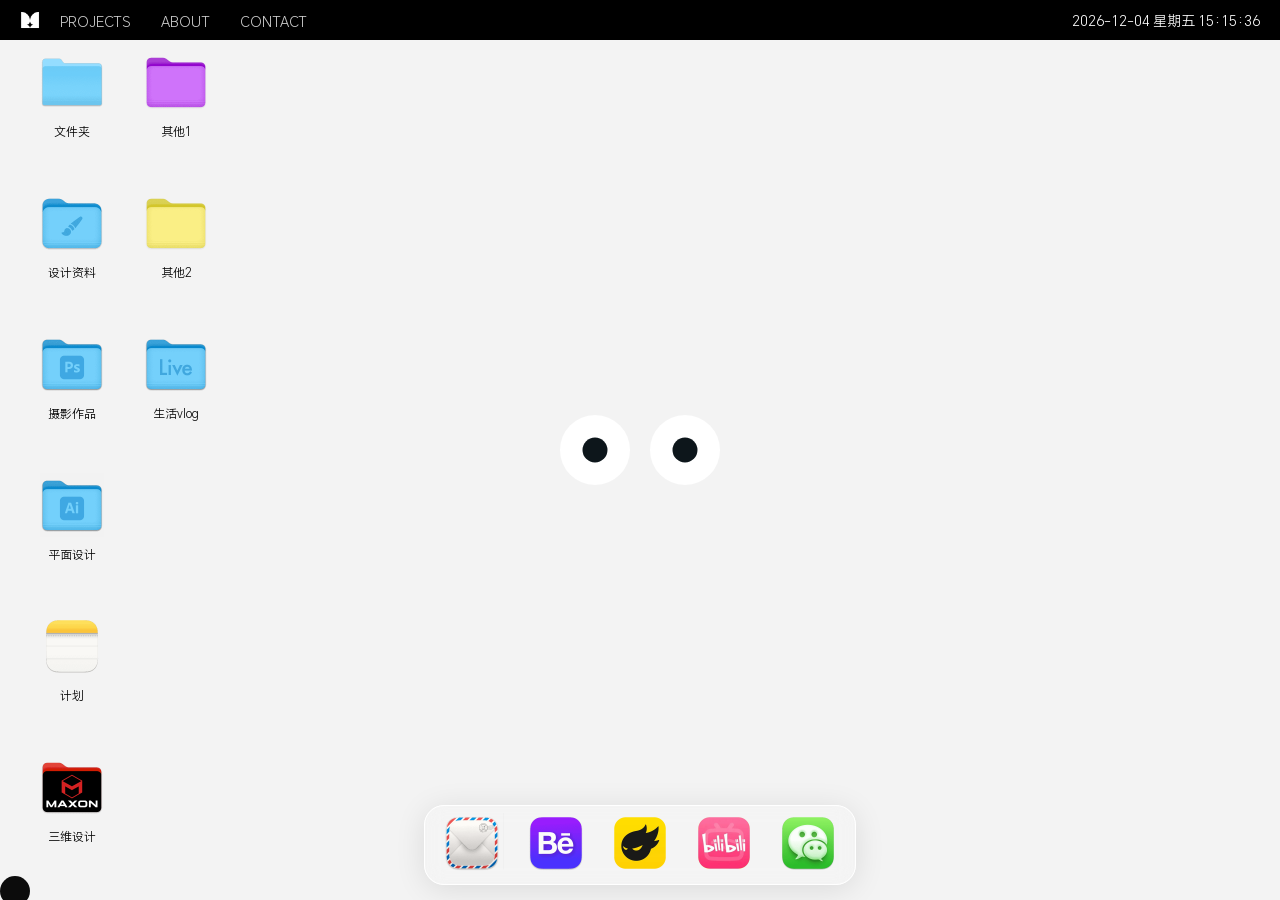
<file: index.html>
<!DOCTYPE html>
<html lang="zh-CN">
<head>
    <meta charset="UTF-8">
    <meta name="viewport" content="width=device-width, initial-scale=1.0">
    <title>仿Mac设计师作品集网站</title>
    <!-- 引入图标文件，将 favicon.ico 替换为你的图标文件名 -->
    <link rel="icon" href="logo-icon/logo-web.png" type="image/x-icon">
    <link rel="stylesheet" href="styles.css">
</head>

<body>
    <!-- 顶部菜单 -->
    <header class="menu">
        <!-- 添加图标 -->
        <img src="logo-icon/logo.png" alt="Menu Icon" class="menu-icon"> 
        <nav>
            <ul>
                <li>
                    <a href="#">PROJECTS</a>
                    <ul>
                        <li><a href="proj-work/Studies Collection-Vol.1.25.html" >Studies Collection-Vol.1.25</a></li>
                        <!-- 添加分割线 -->
                        <hr class="submenu-divider">
                        <li><a href="proj-work/photo-work.html">Photo-Work-2025</a></li>
                                              
                    </ul>
                </li>
                <li>
                    <a href="about/about.html" >ABOUT</a>
                </li>
                <li>
                    <a href="contact/contact.html" >CONTACT</a>
                    <!-- 移除子菜单 -->
                </li>
            </ul>
        </nav>
        <!-- 添加时间显示元素 -->
        <div id="current-time"></div>
    </header>
    <!-- 桌面区域 -->
    <div class="desktop">
        <!-- 这里可以添加桌面图标 -->
        <div class="desktop-icon" data-id="folder1" onclick="openInIframe('win.html?folder=文件夹')">
            <img src="desktop-icon/Folder__older_version_.png" alt="文件夹图标">
            <p>文件夹</p>
        </div>
        <div class="desktop-icon" data-id="folder1" onclick="openInIframe('win.html?folder=设计资料')">
            <img src="desktop-icon/folder-Design.png" alt="设计资料图标">
            <p>设计资料</p>
        </div>
        <div class="desktop-icon" data-id="folder1" onclick="openInIframe('win.html?folder=摄影作品')">
            <img src="desktop-icon/Folder Adobe Photoshop.png" alt="摄影作品图标">
            <p>摄影作品</p>
        </div>
        <div class="desktop-icon" data-id="folder1" onclick="openInIframe('win.html?folder=平面设计')">
            <img src="desktop-icon/Folder Adobe Illustrator.png" alt="平面设计图标">
            <p>平面设计</p>
        </div>
        <div class="desktop-icon" data-id="document4" onclick="openInIframe('win.html?folder=计划')">
            <img src="desktop-icon/Note.png" alt="计划图标">
            <p>计划</p>
        </div>
        <div class="desktop-icon" data-id="document5" onclick="openInIframe('win.html?folder=三维设计')">
            <img src="desktop-icon/Folder Cinema 4D.png" alt="三维设计图标">
            <p>三维设计</p>
        </div>
        <div class="desktop-icon" data-id="document6" onclick="openInIframe('win.html?folder=其他1')">
            <img src="desktop-icon/文件夹紫色.png" alt="其他图标">
            <p>其他1</p>
        </div>
        <div class="desktop-icon" data-id="document7" onclick="openInIframe('win.html?folder=其他2')">
            <img src="desktop-icon/文件夹黄色.png" alt="其他1图标">
            <p>其他2</p>
        </div>
        <div class="desktop-icon" data-id="document8" onclick="openInIframe('win.html?folder=生活vlog')">
            <img src="desktop-icon/Folder Ableton.png" alt="生活vlog图标">
            <p>生活vlog</p>
        </div>
        <!-- 其他图标... -->
    </div>
    <!-- 用于加载 win.html 的 iframe -->
    <iframe id="fileManagerIframe" style="width: 80%; height: 80%; display: none; border: none; position: absolute; top: 50%; left: 50%; transform: translate(-50%, -50%); z-index: 1000; background-color: transparent;"></iframe>
    <!-- Dock 栏 -->
    <div class="dock">
        <ul>
            <li>
                <a href="mailto:2265533569@qq.com" target="_blank">
                    <img src="dock-icon/em.png" alt="邮件" draggable="true">
                </a>
            </li>
            <li>
                <a href="https://www.behance.net/mixiaxiaoyu" target="_blank">
                    <img src="dock-icon/Behance.png" alt="Behance" draggable="true">
                </a>
            </li>
            <li>
                <a href="https://mxxyart.zcool.com.cn/" target="_blank">
                    <img src="dock-icon/站酷.png" alt="站酷" draggable="true">
                </a>
            </li>
            <li>
                <a href="https://space.bilibili.com/27815800" target="_blank">
                    <img src="dock-icon/b站.png" alt="B站" draggable="true">
                </a>
            </li>
            <li>
                <a href="weixin://contacts/profile/****" target="_blank">
                    <img src="desktop-icon/WeChat.png" alt="微信" draggable="true">
                </a>
            </li>
        </ul>
    </div>
    <!-- 画布容器 -->
    <div id="canvas-container" style="display: none;">
        <div id="canvas-header">
            <span id="close-canvas"></span>
            <h2>空白画布</h2>
        </div>
        <canvas id="blank-canvas"></canvas>
    </div>

    <!-- 眼睛内容 -->
    <div class="loader">
    <!-- 包含眼睛元素的容器 -->
        <div class="eye">
        <!-- 一个眼睛元素 -->
            <div class="pupil"></div>
        <!-- 眼睛中的瞳孔元素 -->
        </div>
        <div class="eye">
        <!-- 另一个眼睛元素 -->
            <div class="pupil"></div>
        <!-- 眼睛中的瞳孔元素 -->
        </div>
    </div>

    <script src="script.js"></script>
</body>
</html>
</file>
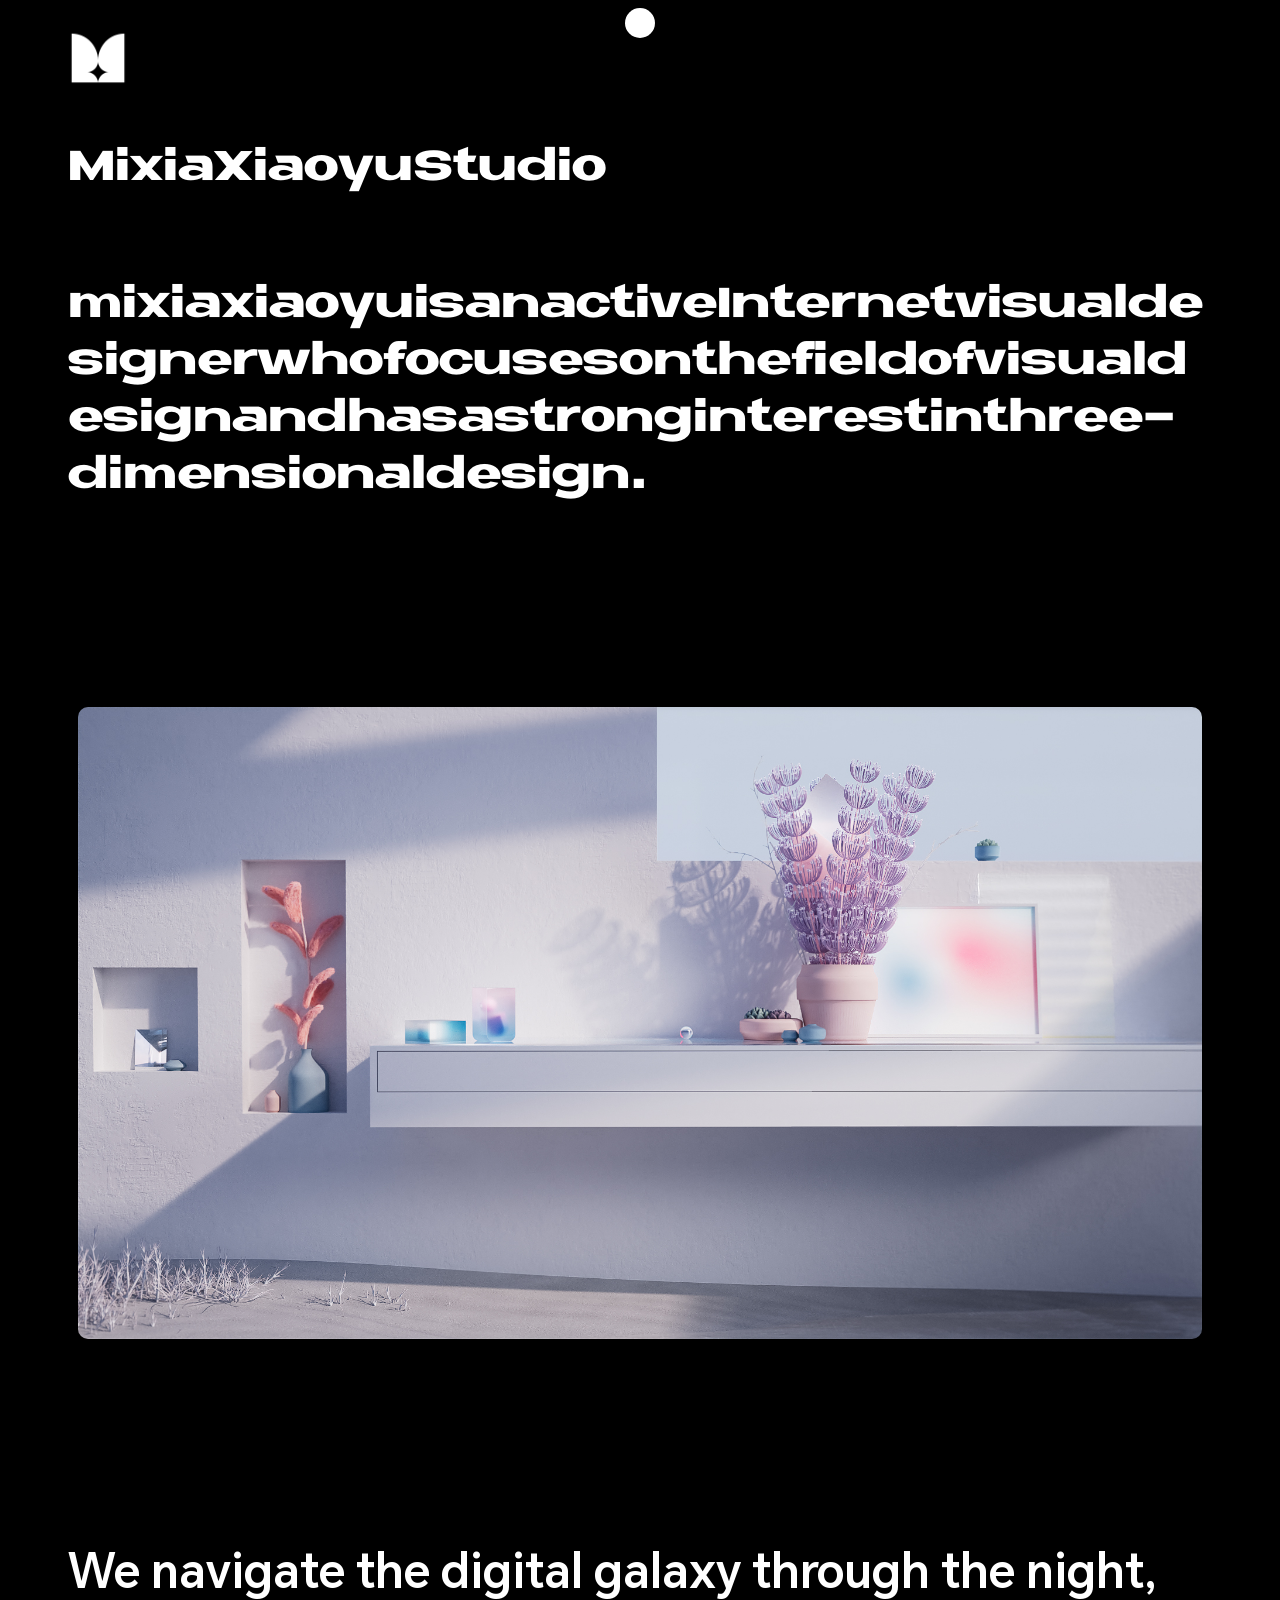
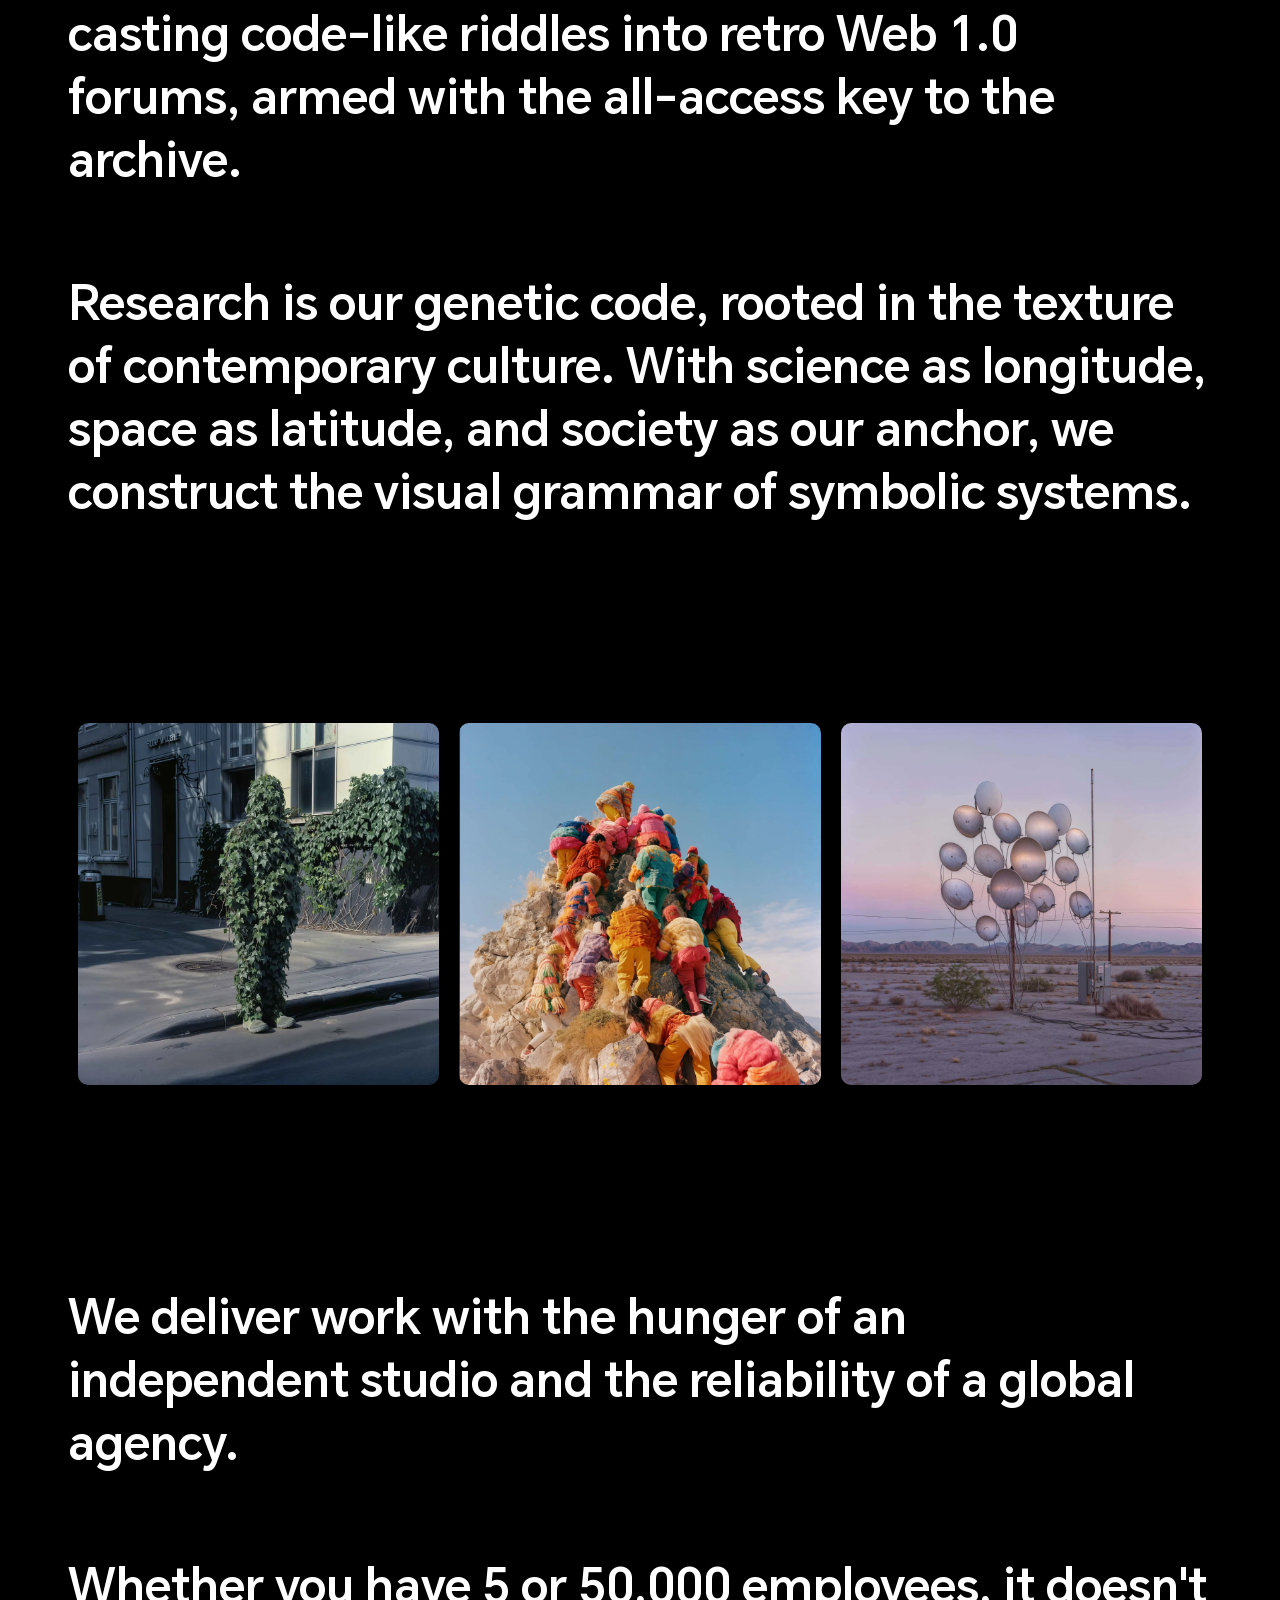
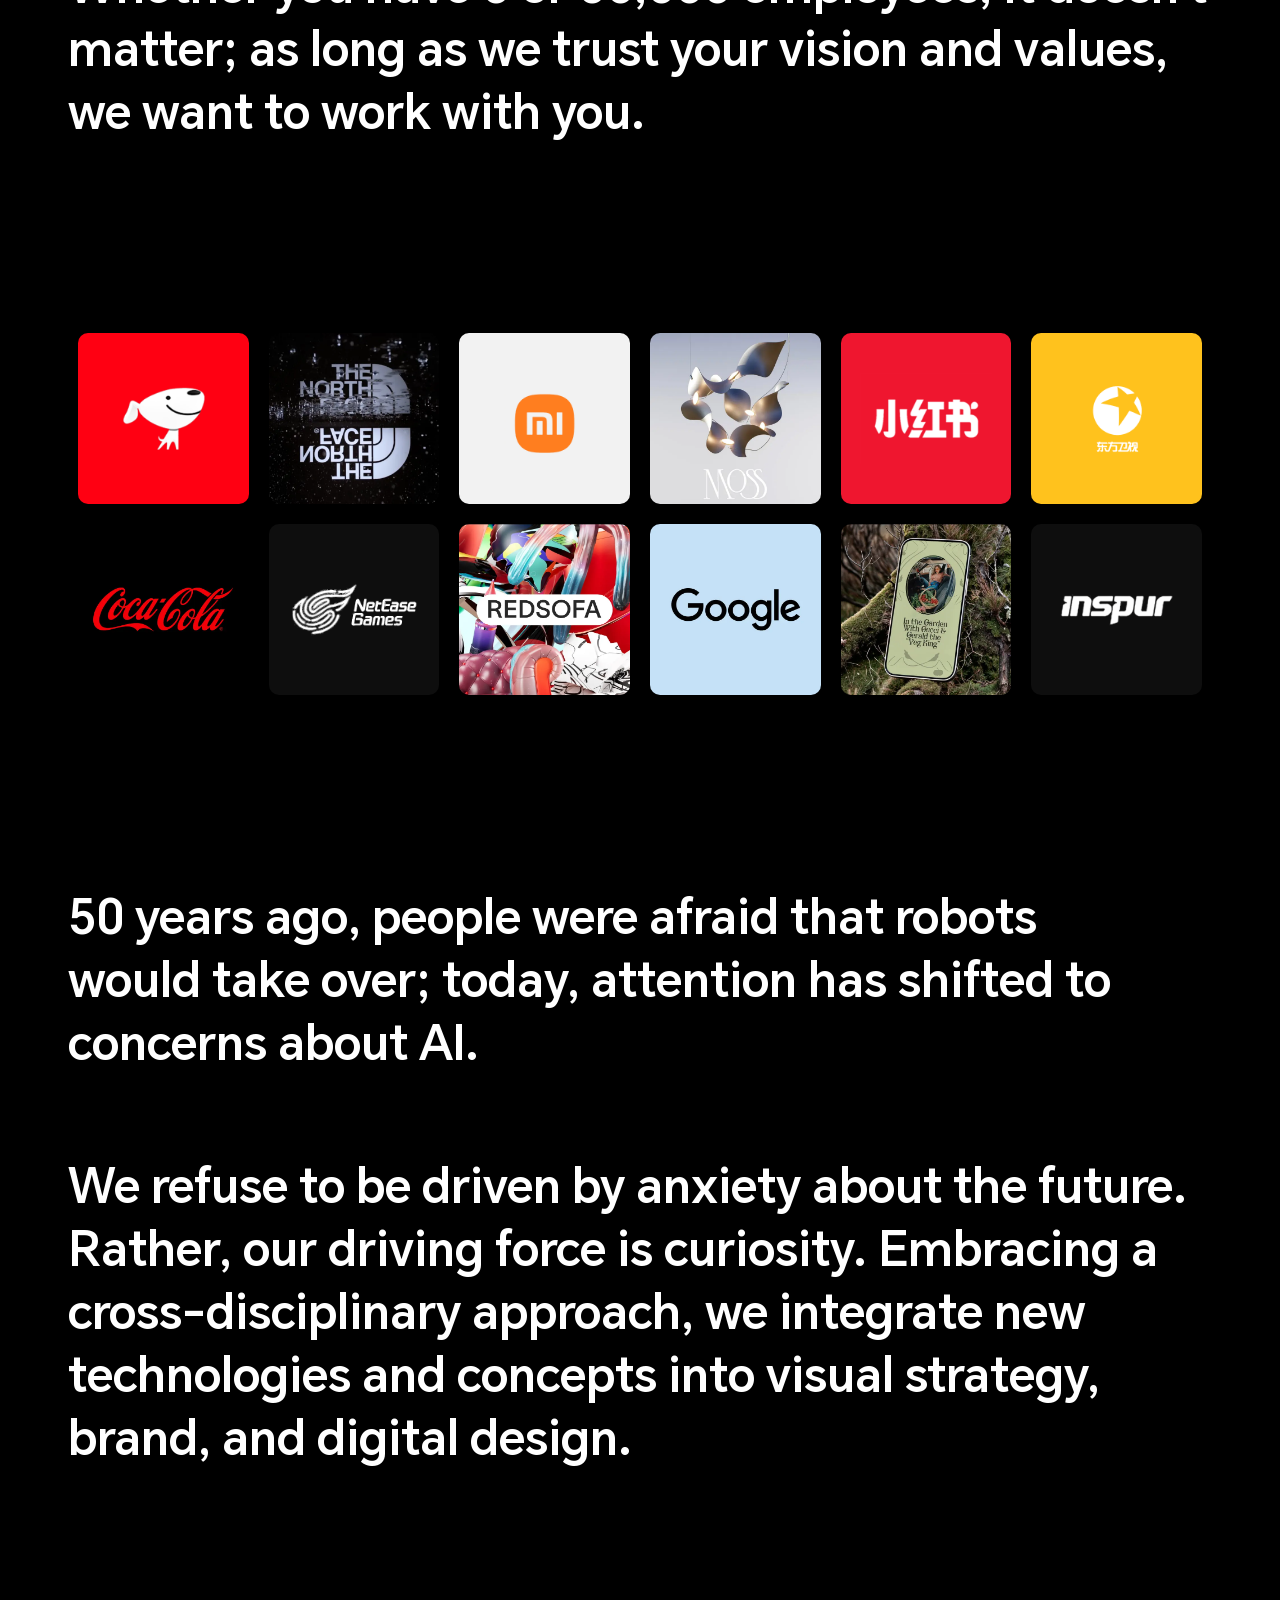
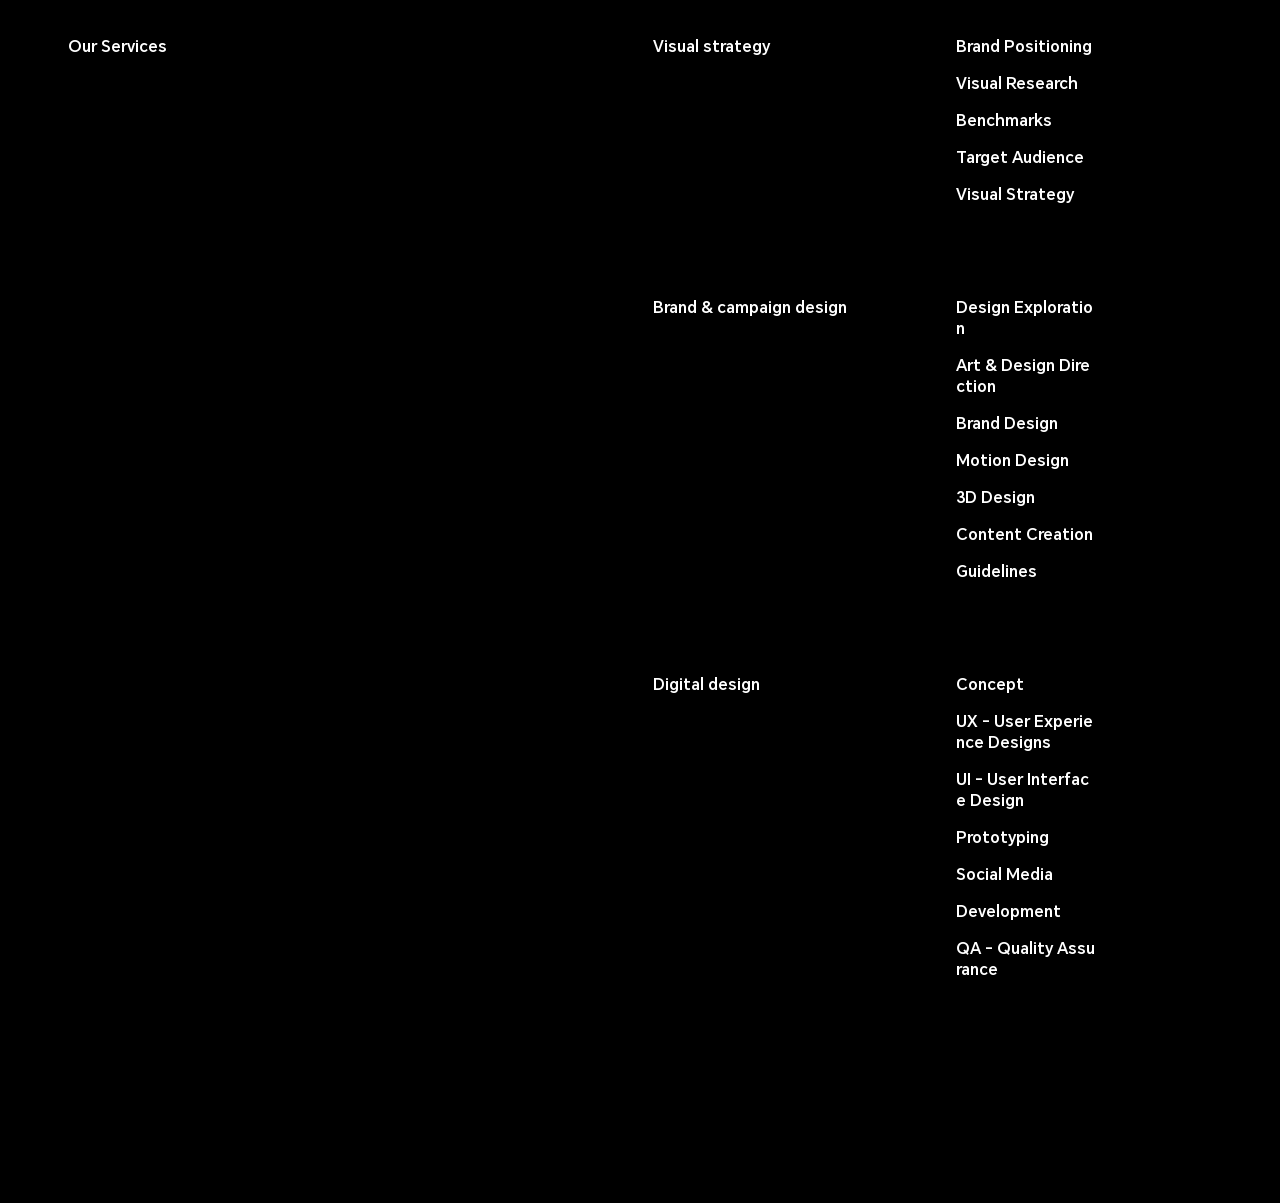
<file: about/about.html>
<!DOCTYPE html>
<html lang="zh">
<head>
    <meta charset="UTF-8">
    <meta name="viewport" content="width=device-width, initial-scale=1.0">
    <title style="text-align: left;">about Studio</title>
    <link rel="icon" href="../logo-icon/logo-web.png" type="image/x-icon">
    <!-- 引入 CSS 文件 -->
    <link rel="stylesheet" href="about-styles.css">
    <style>
        body {
            background-color: black;
            /* 以下代码让内容水平居中 */
            display: flex;
            flex-direction: column;
            align-items: center;
            /* 给网页左右添加边距 */
            padding: 0 60px; 
        }
        img {
            border-radius: 10px; /* 设置图片圆角 */
            /* 修改上下边距为 20px，左右边距为 50px */
            margin: 20px 100px; 
            /* 自动缩放图片 */
            max-width: 100%;
            height: auto;
        }
        
    </style>
    
</head>
<body>
    <!-- 修改 logo 容器的类名 -->
    <div class="logo-container">
        <a href="../index.html">
            <img src="../logo-icon/logo.png" alt="Logo">
        </a>
    </div>
    <!-- 假设图片在 image 文件夹中 -->
    <!-- 添加独立模块且左对齐的标题 -->
    <div class="image-section-title custom-title-1">
        <h2 class="title-1">MixiaXiaoyu Studio</h2>
    </div>
    <div class="image-section-title custom-title-2">
        <h2 class="title-2">mixiaxiaoyu is an active Internet visual designer who focuses on the field of visual design and has a strong interest in three-dimensional design.</h2>
     </div>   
    <!-- 添加 loading="lazy" 属性 -->
    <img src="image/mic.jpg" alt="图片2" loading="lazy">
    <!-- 新增标题 介绍-->
    <div class="image-section-title new-custom-title-1">
        <h2 class="new-title-1">We navigate the digital galaxy through the night,
            casting code-like riddles into retro Web 1.0 forums,
            armed with the all-access key to the archive.
        </h2>
    </div>
    <div class="image-section-title new-custom-title-2">
        <h2 class="new-title-2">Research is our genetic code,
            rooted in the texture of contemporary culture.
            With science as longitude, space as latitude, and society as our anchor,
            we construct the visual grammar of symbolic systems.</h2>
    </div>
     <!-- 添加图片容器 结束-->
<div class="square-images-container">
    <img src="image/about_sience.webp" alt="Square Image 1" loading="lazy">
    <img src="image/about_society.webp" alt="Square Image 2" loading="lazy">
    <img src="image/about_space.webp" alt="Square Image 3" loading="lazy">
</div>
    <!-- 新增标题 合作伙伴-->
    <div class="image-section-title new-custom-title-3">
        <h2 class="new-title-3">We deliver work with the hunger 
            of an independent studio and the 
            reliability of a global agency.
        </h2> 
    </div>
    <div class="image-section-title new-custom-title-4">
        <h2 class="new-title-4">Whether you have 5 or 50,000 employees, it doesn't matter; 
            as long as we trust your vision and values, 
            we want to work with you.</h2>
    </div>
    <!-- 添加新的图片容器 合作伙伴logo-->
    <div class="new-six-images-container">
        <img src="../logo-icon/Brd-icon1.png" alt="Square Image 1" loading="lazy">
        <img src="../logo-icon/thenorthface.webp" alt="Square Image 2" loading="lazy">
        <img src="../logo-icon/Brd-icon3.png" alt="Square Image 3" loading="lazy">
        <img src="../logo-icon/moss.webp" alt="Square Image 4" loading="lazy">
        <img src="../logo-icon/Brd-icon5.png" alt="Square Image 5" loading="lazy">
        <img src="../logo-icon/Brd-icon6.png" alt="Square Image 6" loading="lazy">
    </div>
    <div class="new-six-images-container">
        <img src="../logo-icon/cocacola.webp" alt="Square Image 1" loading="lazy">
        <img src="../logo-icon/Brd-icon2.png" alt="Square Image 2" loading="lazy">
        <img src="../logo-icon/redsofa.webp" alt="Square Image 3" loading="lazy">
        <img src="../logo-icon/google.webp" alt="Square Image 4" loading="lazy">
        <img src="../logo-icon/gucci.webp" alt="Square Image 5" loading="lazy">
        <img src="../logo-icon/Brd-icon4.png" alt="Square Image 6" loading="lazy">
    </div>
    <!-- 新增标题 合作伙伴-->
    <div class="image-section-title neng-custom-title-4">
        <h2 class="new-title-4">50 years ago, people were afraid that robots would take over;
             today, attention has shifted to concerns about AI.</h2>
    </div>
    <div class="image-section-title neng-custom-title-5">
        <h2 class="new-title-5">We refuse to be driven by anxiety about the future. Rather, our driving force is curiosity. Embracing a cross-disciplinary approach, we integrate new
             technologies and concepts into visual strategy,
              brand, and digital design.</h2>
    </div>
    <!-- 引入 JavaScript 文件 -->
    <script src="about-script.js"></script>
    <!-- 添加新的三列文本容器 -->
    <div class="three-column-text-container">
        <div class="column">
            <p>Our Services</p>
        </div>
        <div class="column">
            <p>Visual strategy</p>
        </div>
        <div class="column third-column">
            <p>Brand Positioning</p>
            <p>Visual Research</p>
            <p>Benchmarks</p>
            <p>Target Audience</p>
            <p>Visual Strategy</p>
        </div>
    </div>
     <!-- 添加新的三列文本容器 -->
     <div class="three-column-text-container">
         <div class="column">
             <p> <!-- 修改此处，让第一列显示空白 --></p>
         </div>
         <div class="column">
             <p>Brand & campaign design</p>
         </div>
         <div class="column third-column">
             <p>Design Exploration</p>
             <p>Art & Design Direction</p>
             <p>Brand Design</p>
             <p>Motion Design</p>
             <p>3D Design</p>
             <p>Content Creation</p>
             <p>Guidelines</p>
         </div>
     </div>
     <!-- 添加新的三列文本容器 -->
     <div class="three-column-text-container" style="margin-bottom: 200px;">
        <div class="column">
            <p> <!-- 修改此处，让第一列显示空白 --></p>
        </div>
        <div class="column">
            <p>Digital design</p>
        </div>
        <div class="column third-column">
            <p>Concept</p>
            <p> UX - User Experience Designs</p>
            <p>  UI - User Interface Design</p>
            <p>  Prototyping</p>
            <p>  Social Media</p>
            <p>  Development</p>
            <p>  QA - Quality Assurance</p>
            </p>
        </div>
    </div>
</body>
</html>
</file>
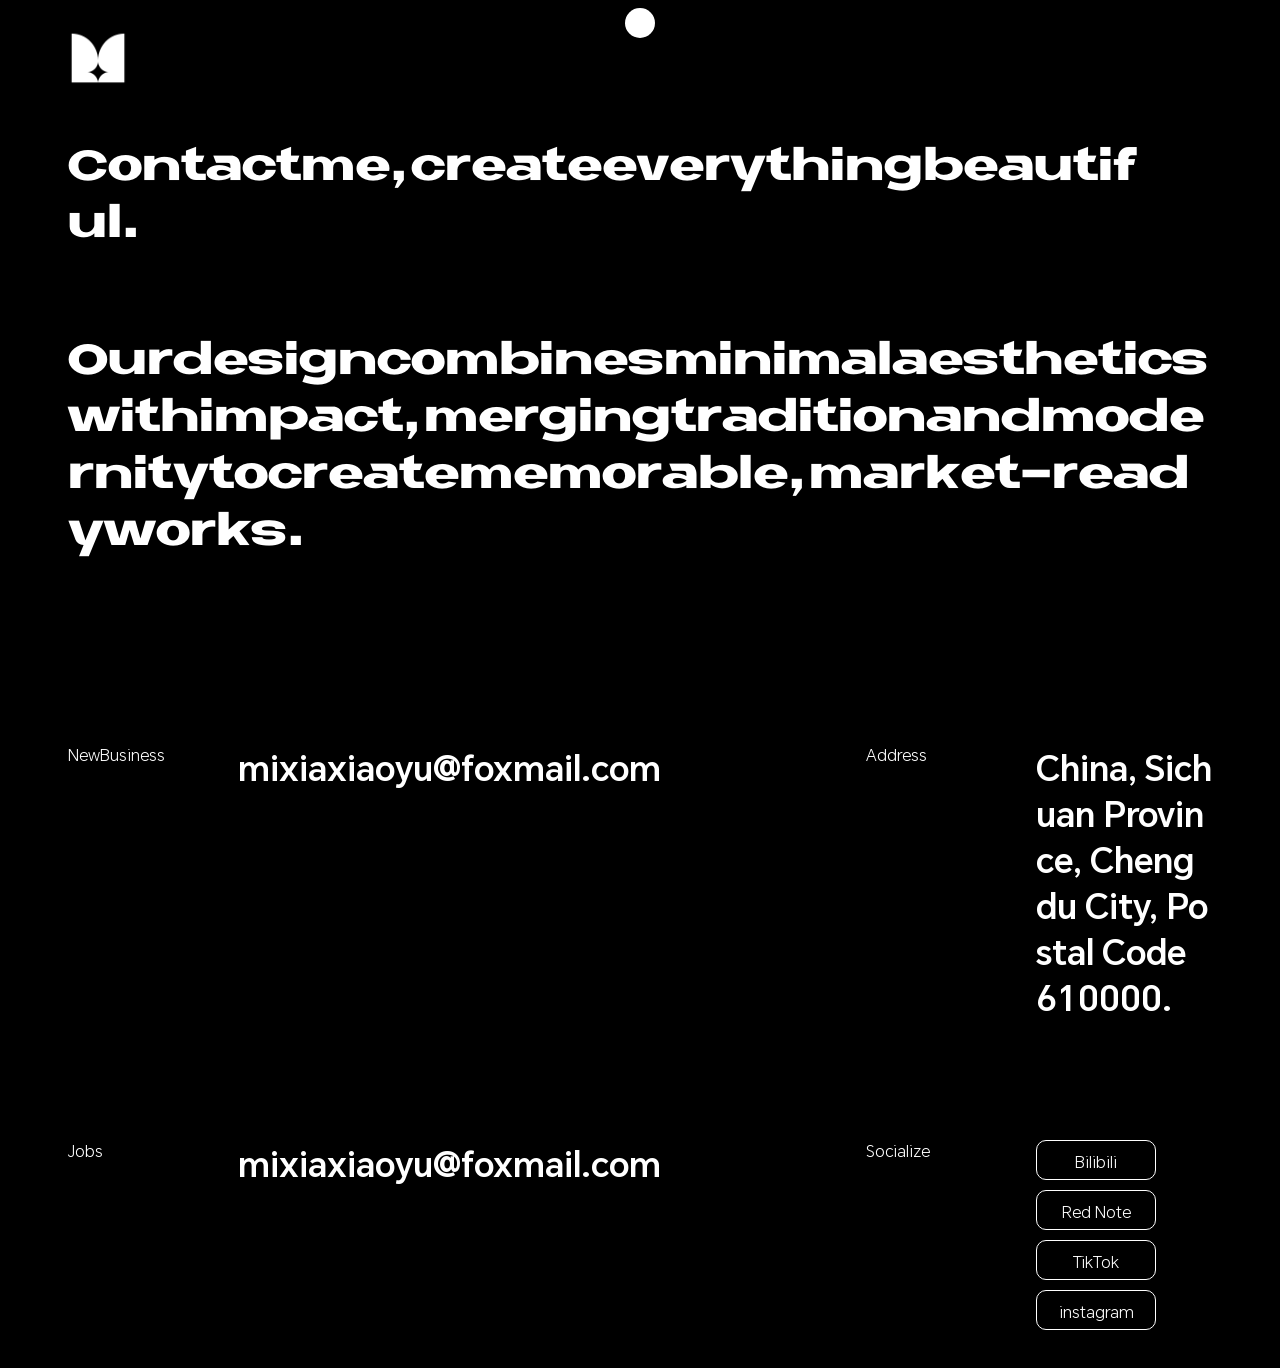
<file: contact/contact.html>
<!DOCTYPE html>
<html lang="zh">
<head>
    <meta charset="UTF-8">
    <meta name="viewport" content="width=device-width, initial-scale=1.0">
    <title style="text-align: left;">contact</title>
    <link rel="icon" href="../logo-icon/logo-web.png" type="image/x-icon">
    <!-- 引入 CSS 文件 -->
    <link rel="stylesheet" href="contact-styles.css">
    <style>
        body {
            background-color: black;
            /* 以下代码让内容水平居中 */
            display: flex;
            flex-direction: column;
            align-items: center;
            /* 给网页左右添加边距 */
            padding: 0 60px; 
        }
        
    </style>
    
</head>
<body>
    <!-- 修改 logo 容器的类名 -->
    <div class="logo-container">
        <a href="../index.html">
            <img src="../logo-icon/logo.png" alt="Logo">
        </a>
    </div>
    <!-- 添加独立模块且左对齐的标题 -->
    <div class="image-section-title custom-title-1">
        <h2 class="title-1">Contact me, create everything beautiful.</h2>
    </div>
    <div class="image-section-title custom-title-2">
        <h2 class="title-2">Our design combines minimal aesthetics with impact, merging tradition and modernity to create memorable, market-ready works.</h2>
    </div>
    <!-- 添加四个文案的容器 -->
    <div class="custom-text-container">
        <div class="custom-text custom-text-1-1">NewBusiness</div>
        <a href="mailto:mixiaxiaoyu@foxmail.com"> <!-- 添加邮件链接 -->
            <div class="custom-text custom-text-2-1">mixiaxiaoyu@foxmail.com</div>
        </a>
        <div class="custom-text custom-text-3-1"></div>
        <div class="custom-text custom-text-3-1">Address</div>
        <div class="custom-text custom-text-4-1">China, Sichuan Province, Chengdu City, Postal Code 610000.</div>
    </div>
    <div class="custom-text-container">
        <div class="custom-text custom-text-1-2">Jobs</div>
        <a href="mailto:mixiaxiaoyu@foxmail.com"> <!-- 添加邮件链接 -->
            <div class="custom-text custom-text-2-2">mixiaxiaoyu@foxmail.com</div>
        </a>
        <div class="custom-text custom-text-3-1"></div>
        <div class="custom-text custom-text-3-2">Socialize</div>
        <!-- 修改为 4 个按钮 -->
        <div class="custom-button-container">
            <a href="https://space.bilibili.com/27815800" target="_blank">
                <button class="custom-button">Bilibili</button>
            </a>
            <a href="https://www.xiaohongshu.com/user/profile/625cbaa100000000100063cb" target="_blank">
                <button class="custom-button">Red Note</button>
            </a>
            <a href="https://www.douyin.com/" target="_blank">
                <button class="custom-button">TikTok</button>
            </a>
            <a href="https://www.instagram.com/" target="_blank">
                <button class="custom-button">instagram</button>
            </a>
        </div>
    </div>

    <!-- 引入 JavaScript 文件 -->
    <script src="contact-script.js"></script>
</body>
</html>
</file>
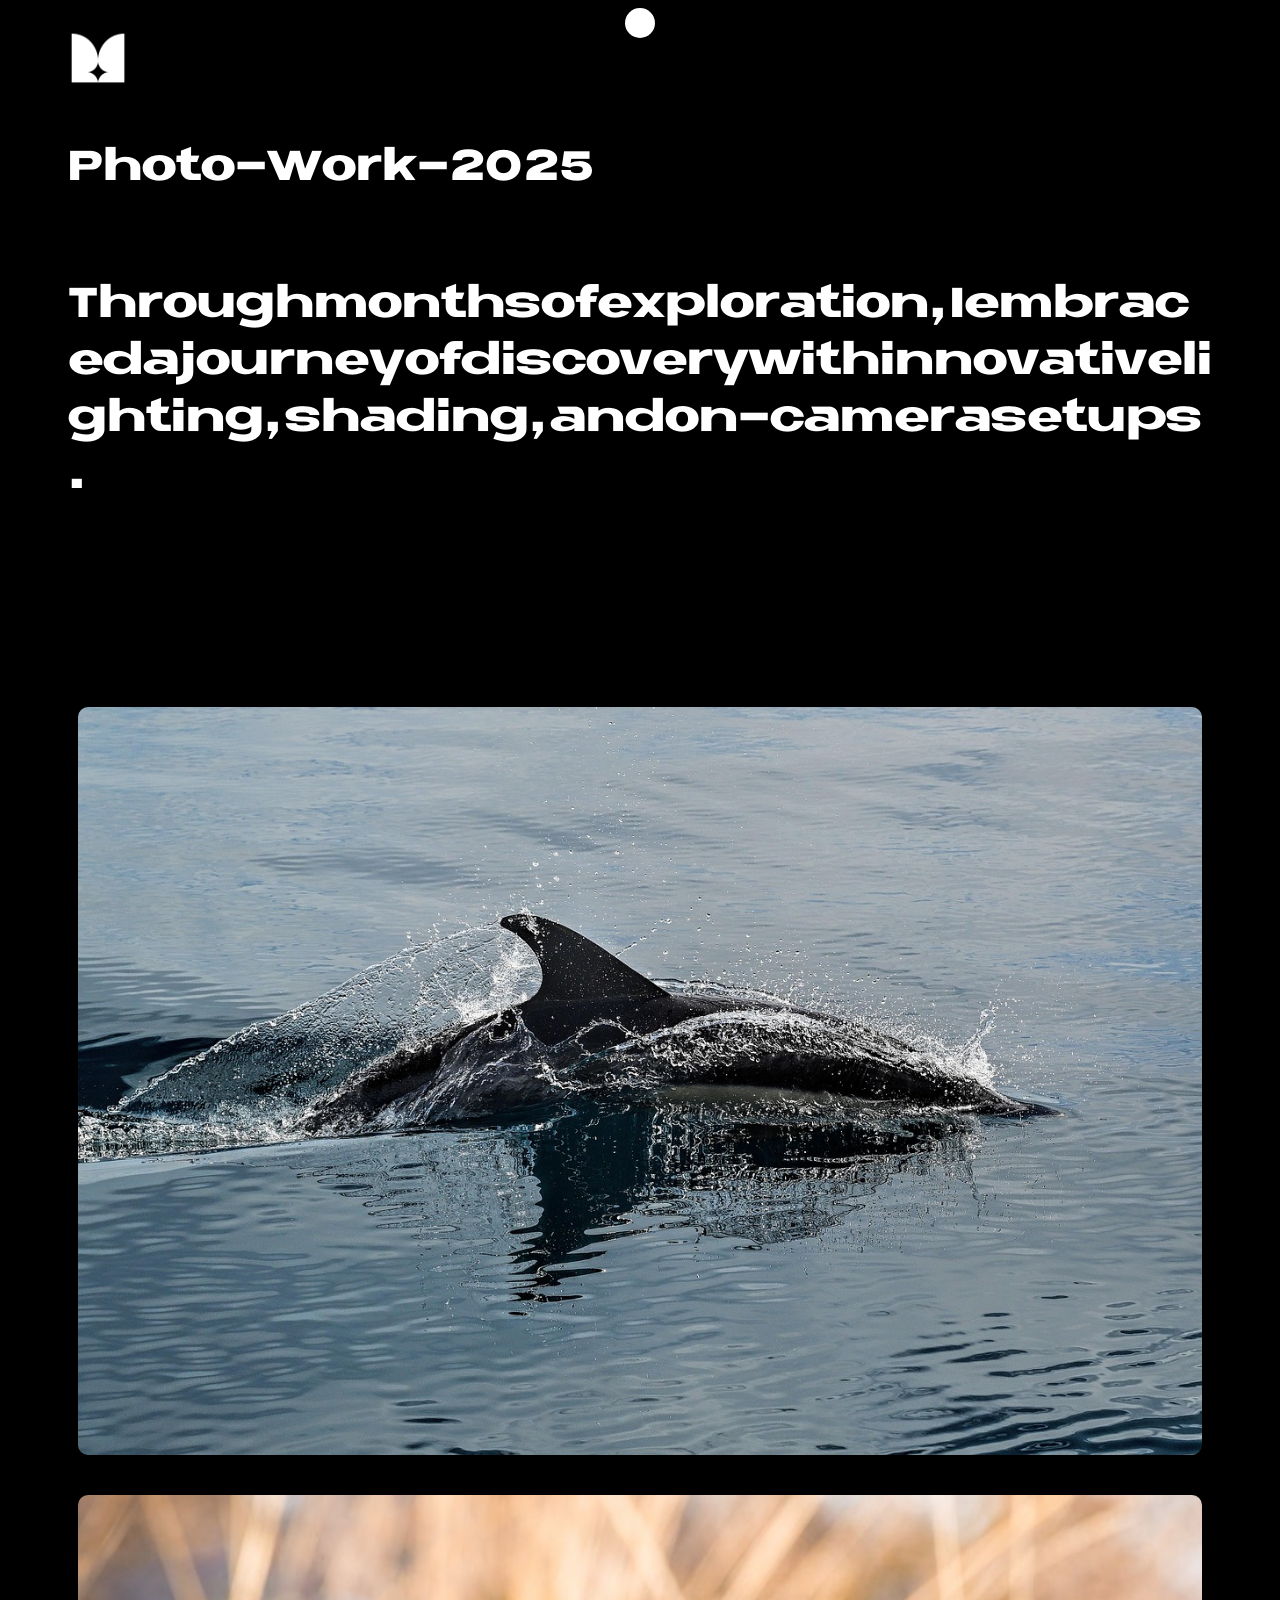
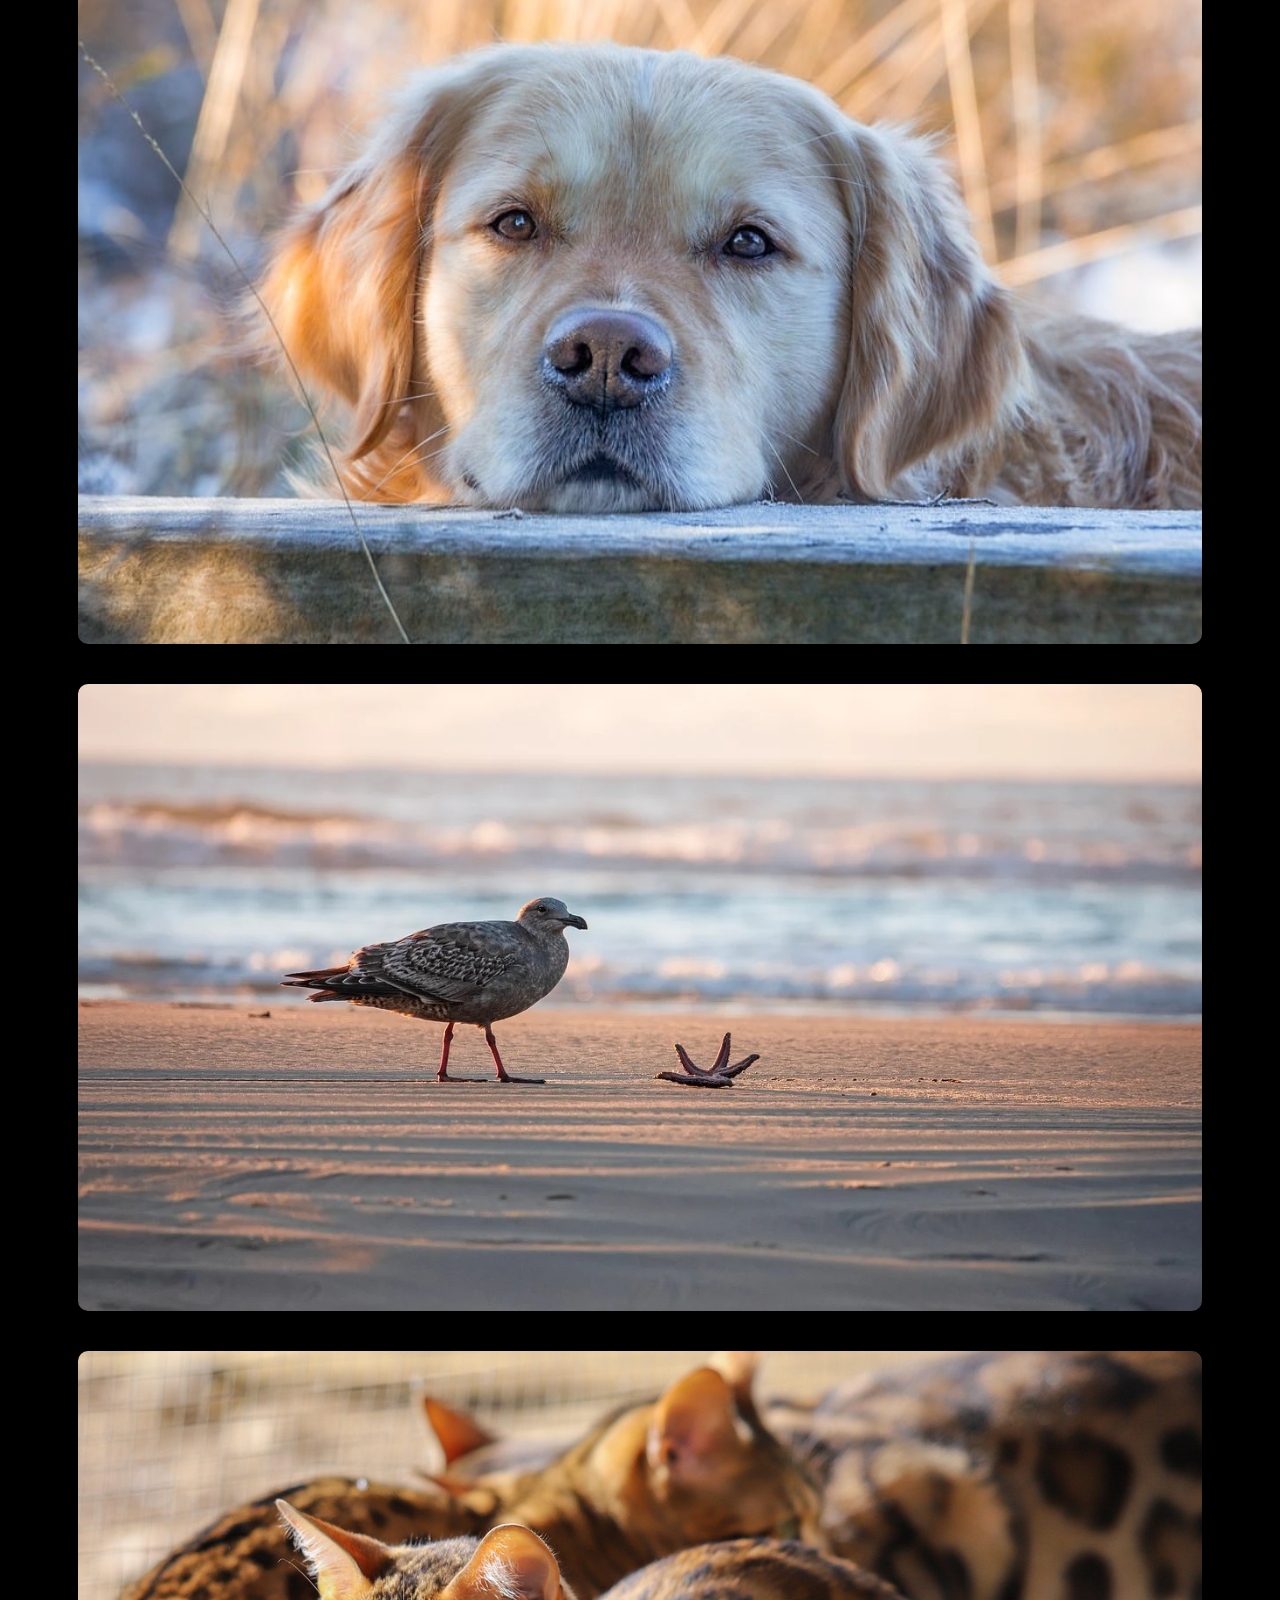
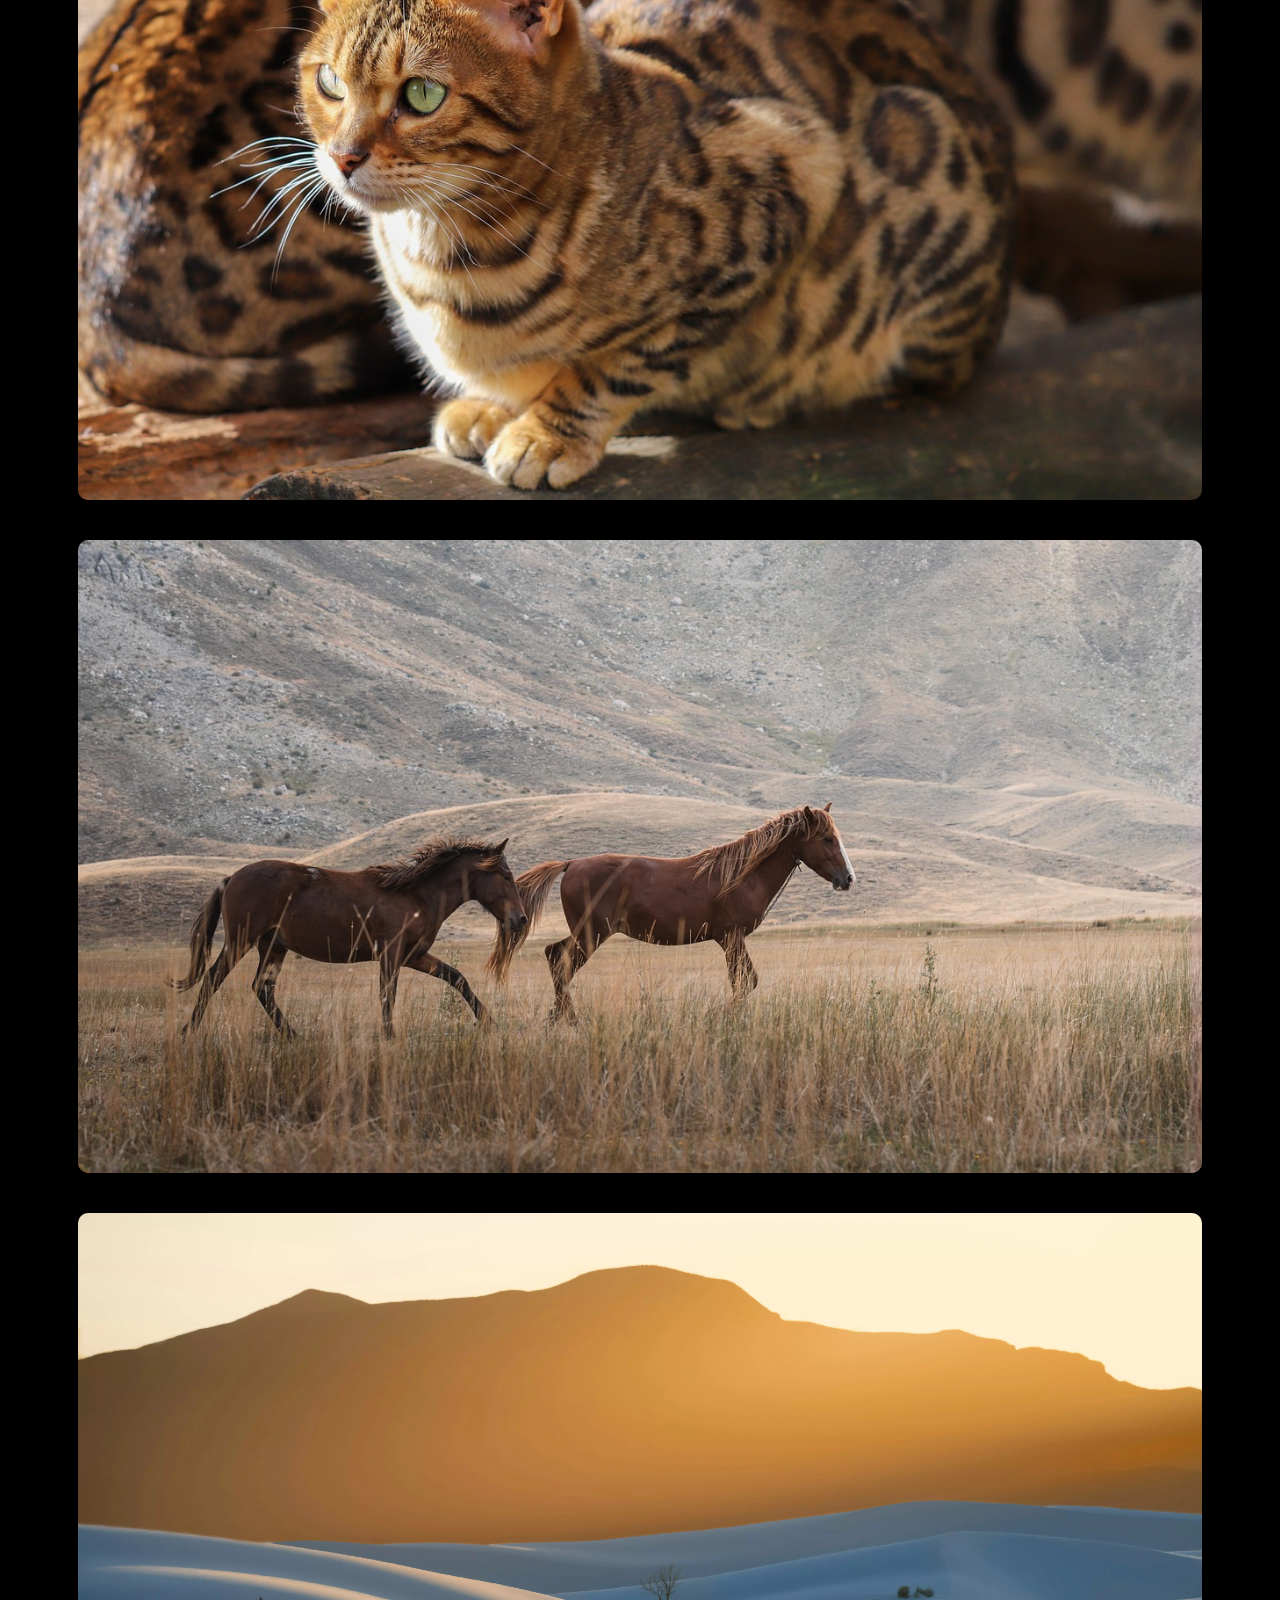
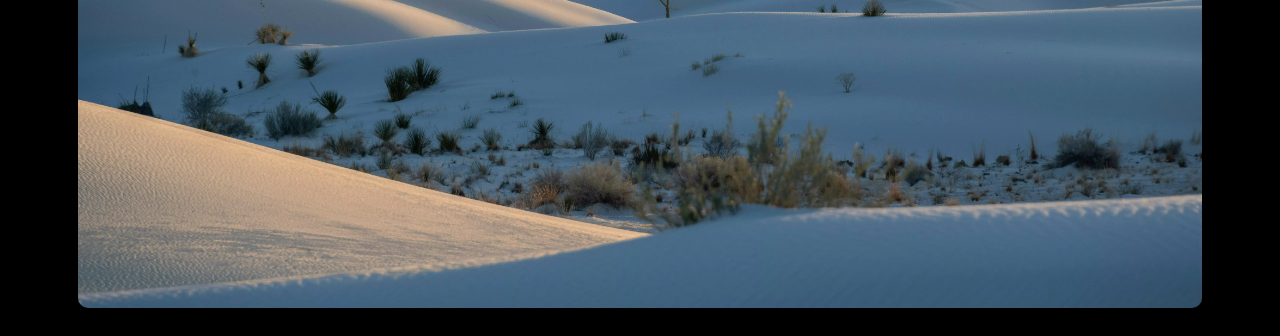
<file: proj-work/photo-work.html>
<!DOCTYPE html>
<html lang="zh">
<head>
    <meta charset="UTF-8">
    <meta name="viewport" content="width=device-width, initial-scale=1.0">
    <title style="text-align: left;">Studies Collection-Vol.1.25</title>
    <link rel="icon" href="../logo-icon/logo-web.png" type="image/x-icon">
    <!-- 引入 CSS 文件 -->
    <link rel="stylesheet" href="pro-styles.css">
    <style>
        body {
            background-color: black;
            /* 以下代码让内容水平居中 */
            display: flex;
            flex-direction: column;
            align-items: center;
            /* 给网页左右添加边距 */
            padding: 0 60px; 
        }
        img {
            border-radius: 10px; /* 设置图片圆角 */
            /* 修改上下边距为 20px，左右边距为 50px */
            margin: 20px 100px; 
            /* 自动缩放图片 */
            max-width: 100%;
            height: auto;
        }
        
    </style>
    
</head>
<body>
    <!-- 修改 logo 容器的类名 -->
    <div class="logo-container">
        <a href="../index.html">
            <img src="../logo-icon/logo.png" alt="Logo">
        </a>
    </div>
    <!-- 假设图片在 image 文件夹中 -->
    <!-- 添加独立模块且左对齐的标题 -->
    <div class="image-section-title custom-title-1">
        <h2 class="title-1">Photo-Work-2025</h2>
    </div>
    <div class="image-section-title custom-title-2">
        <h2 class="title-2">Through months of exploration, I embraced a journey of discovery with innovative lighting, shading, and on-camera setups.</h2>
     </div>
        
    <!-- 添加 loading="lazy" 属性 -->
    <img src="image/photo (3).jpg" alt="图片1" loading="lazy">
    <img src="image/photo (1).jpg" alt="图片2" loading="lazy">
    <img src="image/photo (1).webp" alt="图片2" loading="lazy">
    <img src="image/photo (2).jpg" alt="图片2" loading="lazy">
    <img src="image/photo (4).jpg" alt="图片2" loading="lazy">
    <img src="image/photo.webp" alt="图片2" loading="lazy">
    <!-- 可以根据需要添加更多图片 -->

    <!-- SVG 滤镜定义 -->
    <svg>
        <filter id="noise-0">
            <!-- 降低 baseFrequency 让噪波更平滑 -->
            <feTurbulence type="fractalNoise" baseFrequency="0.03" numOctaves="2" result="turbulence"/>
            <!-- 增大 scale 值让变形幅度更大 -->
            <feDisplacementMap in2="turbulence" in="SourceGraphic" scale="200" xChannelSelector="R" yChannelSelector="G"/>
        </filter>
        <filter id="noise-1">
            <feTurbulence type="fractalNoise" baseFrequency="0.035" numOctaves="2" result="turbulence"/>
            <feDisplacementMap in2="turbulence" in="SourceGraphic" scale="110" xChannelSelector="R" yChannelSelector="G"/>
        </filter>
        <filter id="noise-2">
            <feTurbulence type="fractalNoise" baseFrequency="0.04" numOctaves="2" result="turbulence"/>
            <feDisplacementMap in2="turbulence" in="SourceGraphic" scale="120" xChannelSelector="R" yChannelSelector="G"/>
        </filter>
        <filter id="noise-3">
            <feTurbulence type="fractalNoise" baseFrequency="0.045" numOctaves="2" result="turbulence"/>
            <feDisplacementMap in2="turbulence" in="SourceGraphic" scale="130" xChannelSelector="R" yChannelSelector="G"/>
        </filter>
        <filter id="noise-4">
            <feTurbulence type="fractalNoise" baseFrequency="0.05" numOctaves="2" result="turbulence"/>
            <feDisplacementMap in2="turbulence" in="SourceGraphic" scale="140" xChannelSelector="R" yChannelSelector="G"/>
        </filter>
    </svg>

    <!-- 引入 JavaScript 文件 -->
    <script src="pro-script.js"></script>
</body>
</html>
</file>
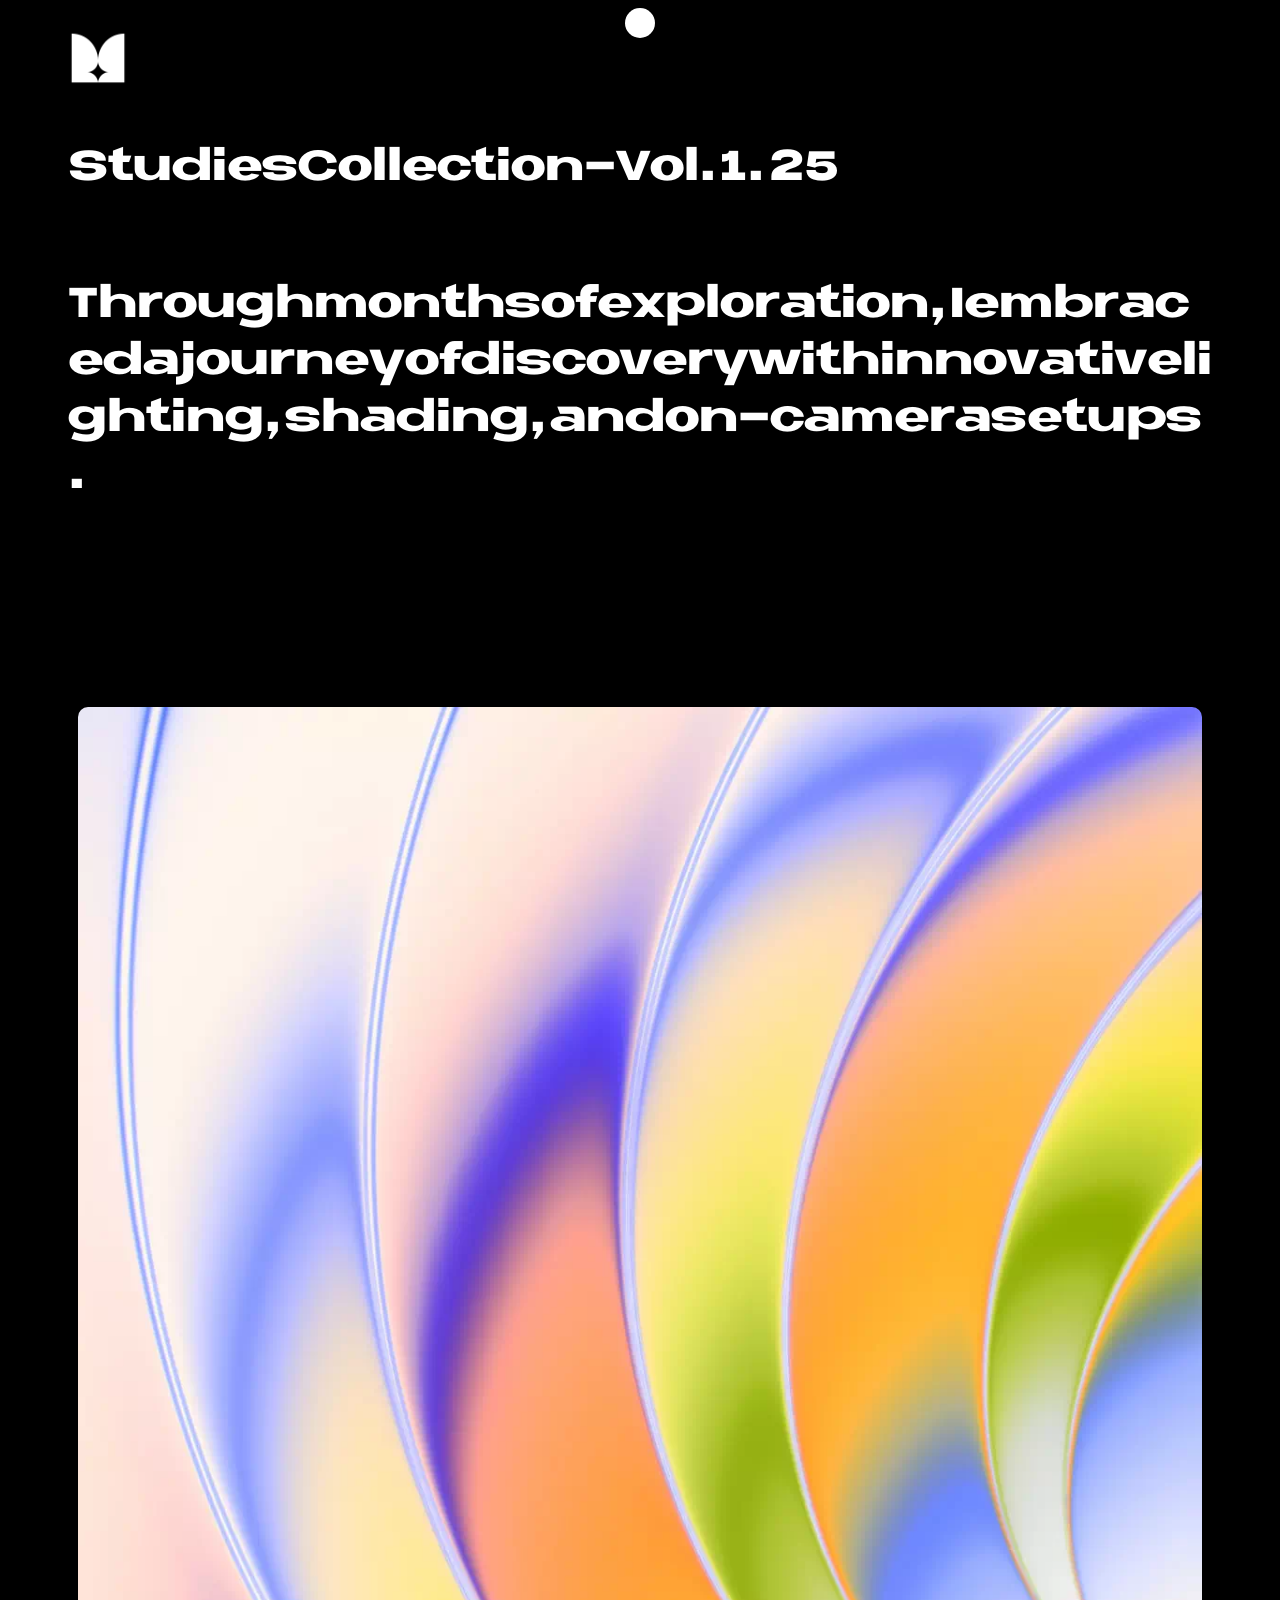
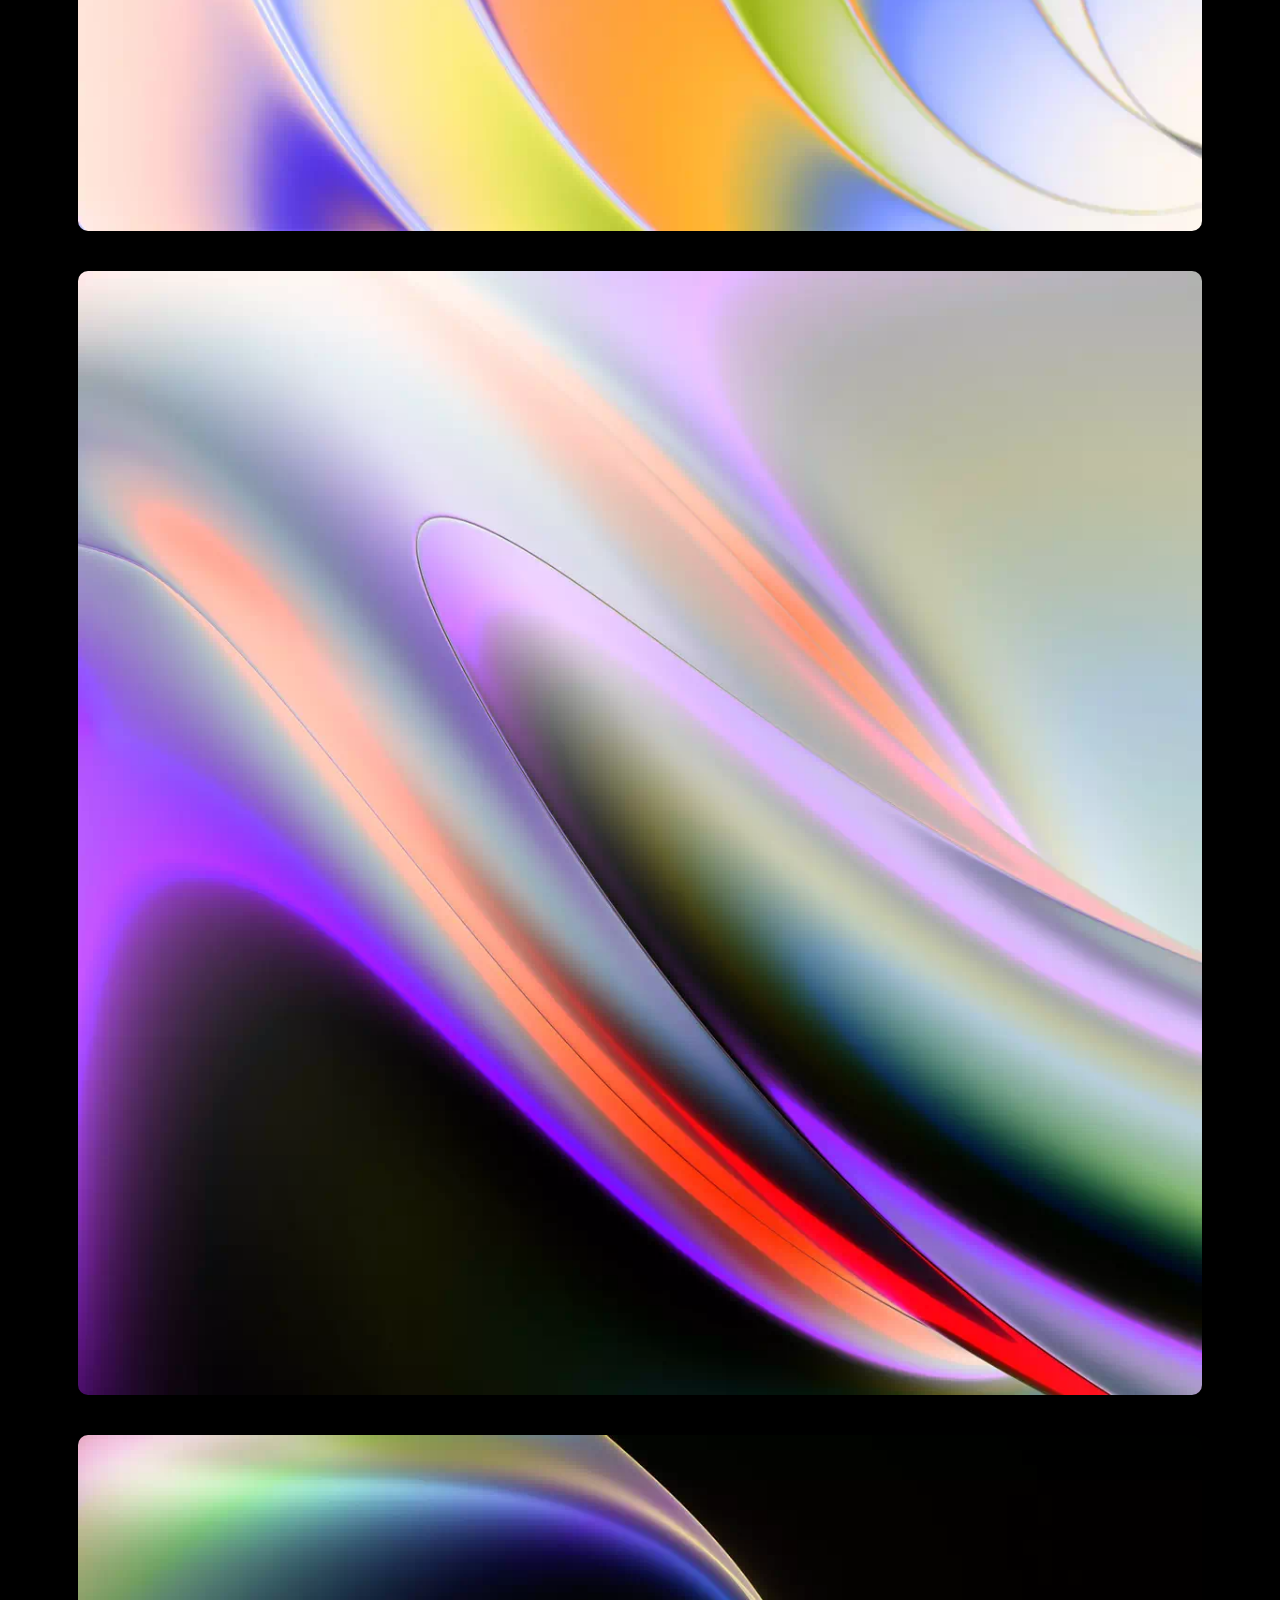
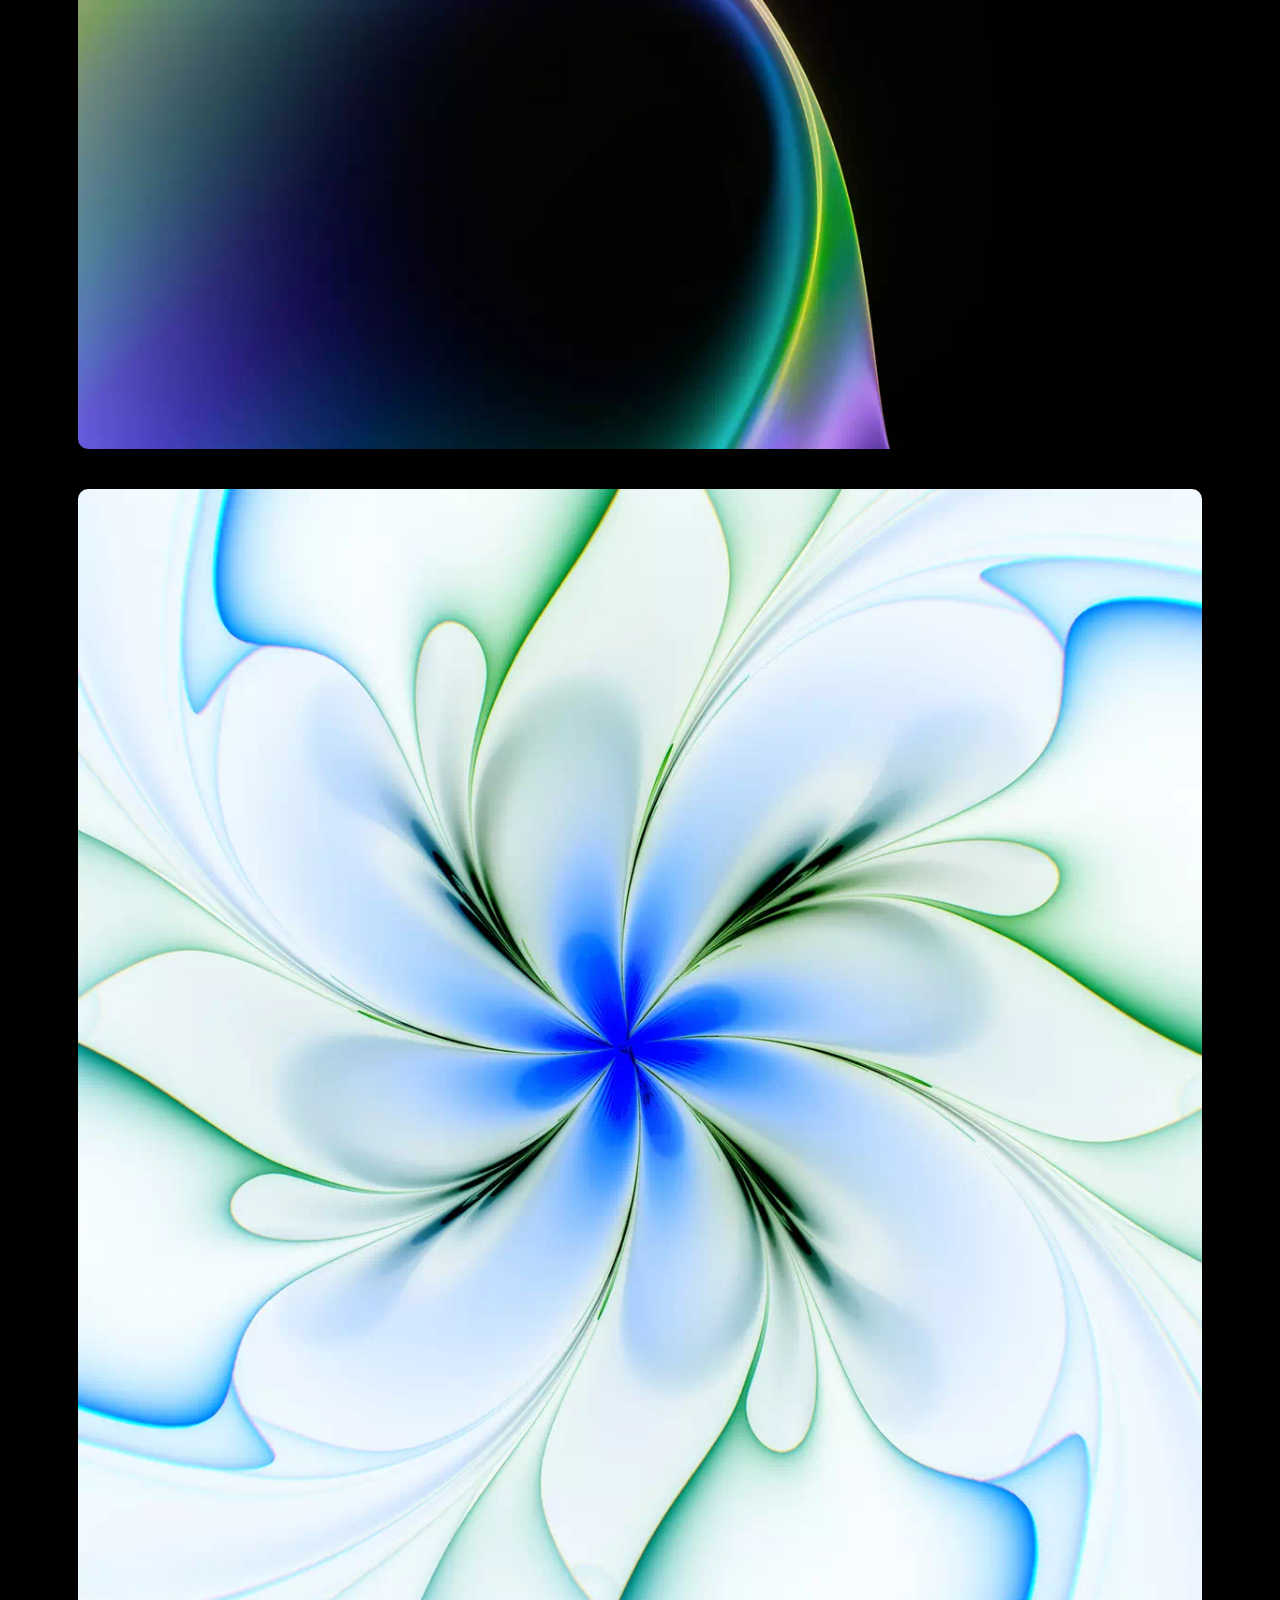
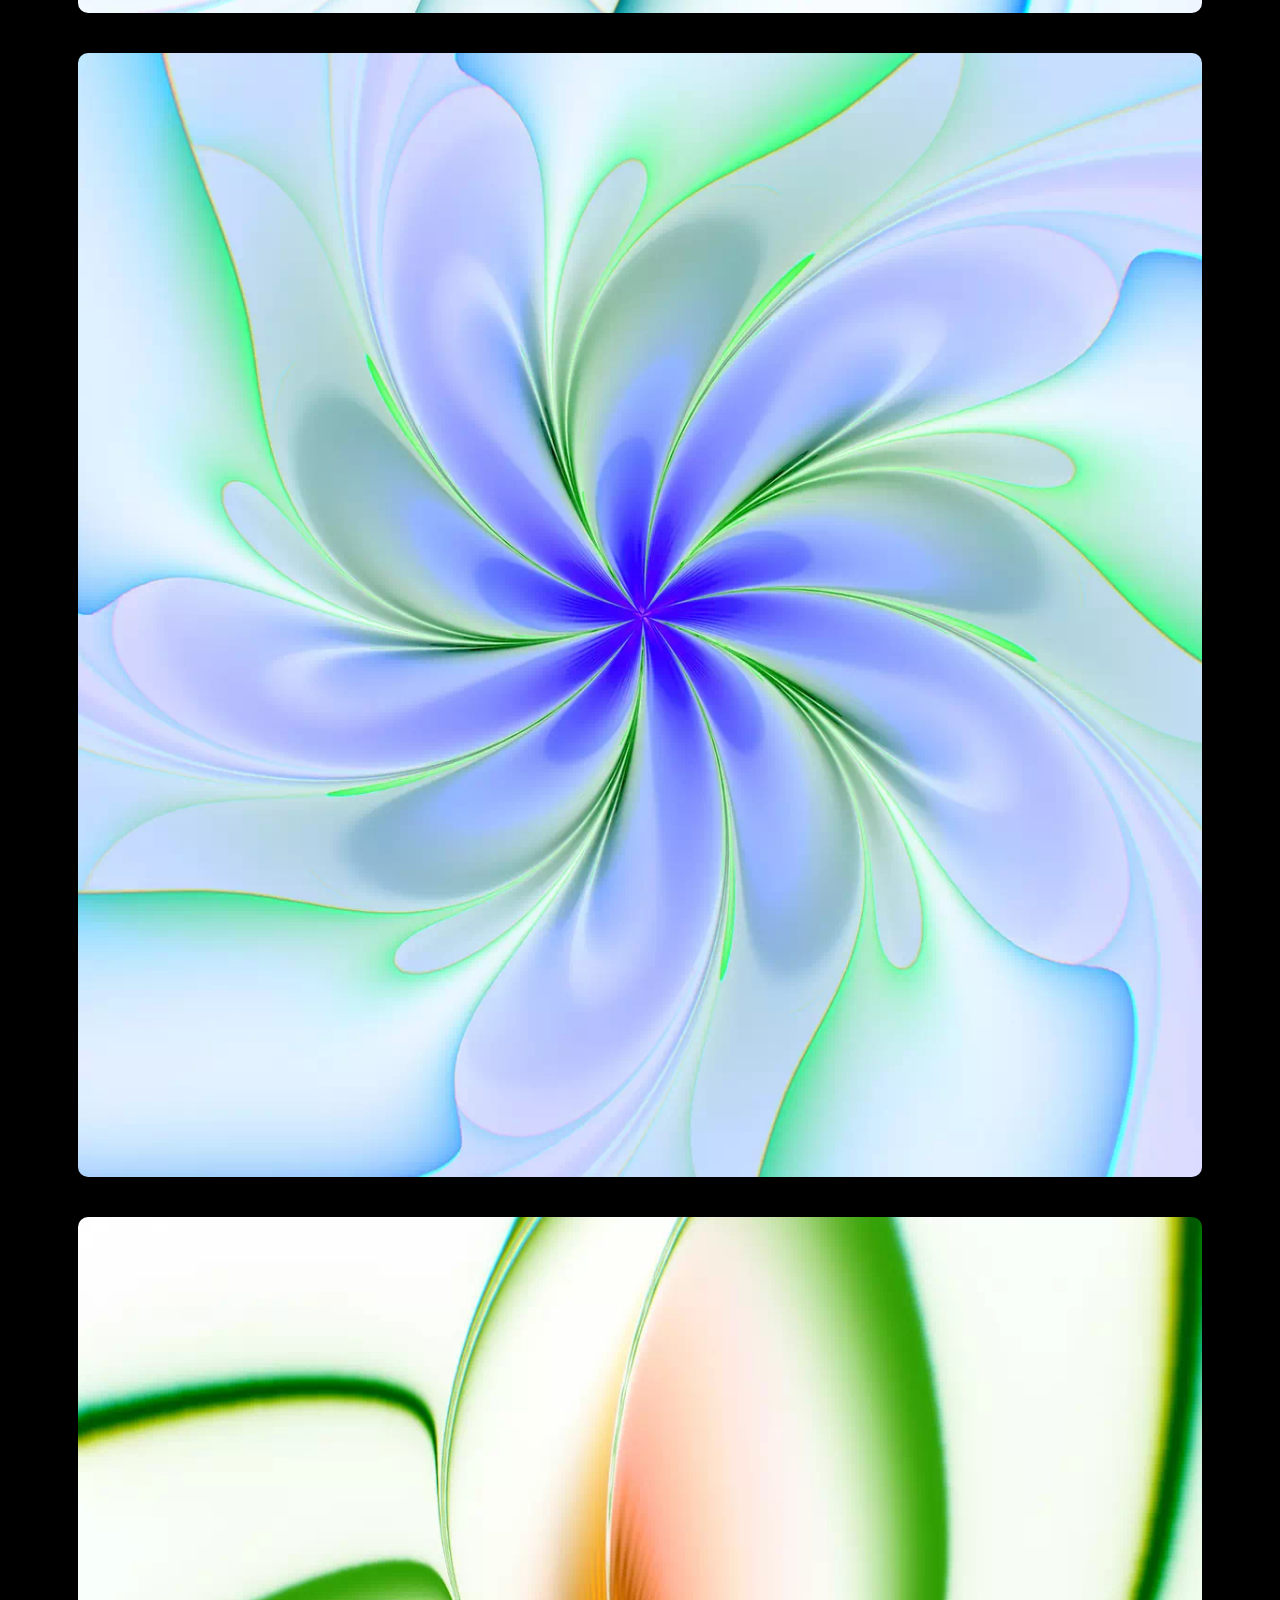
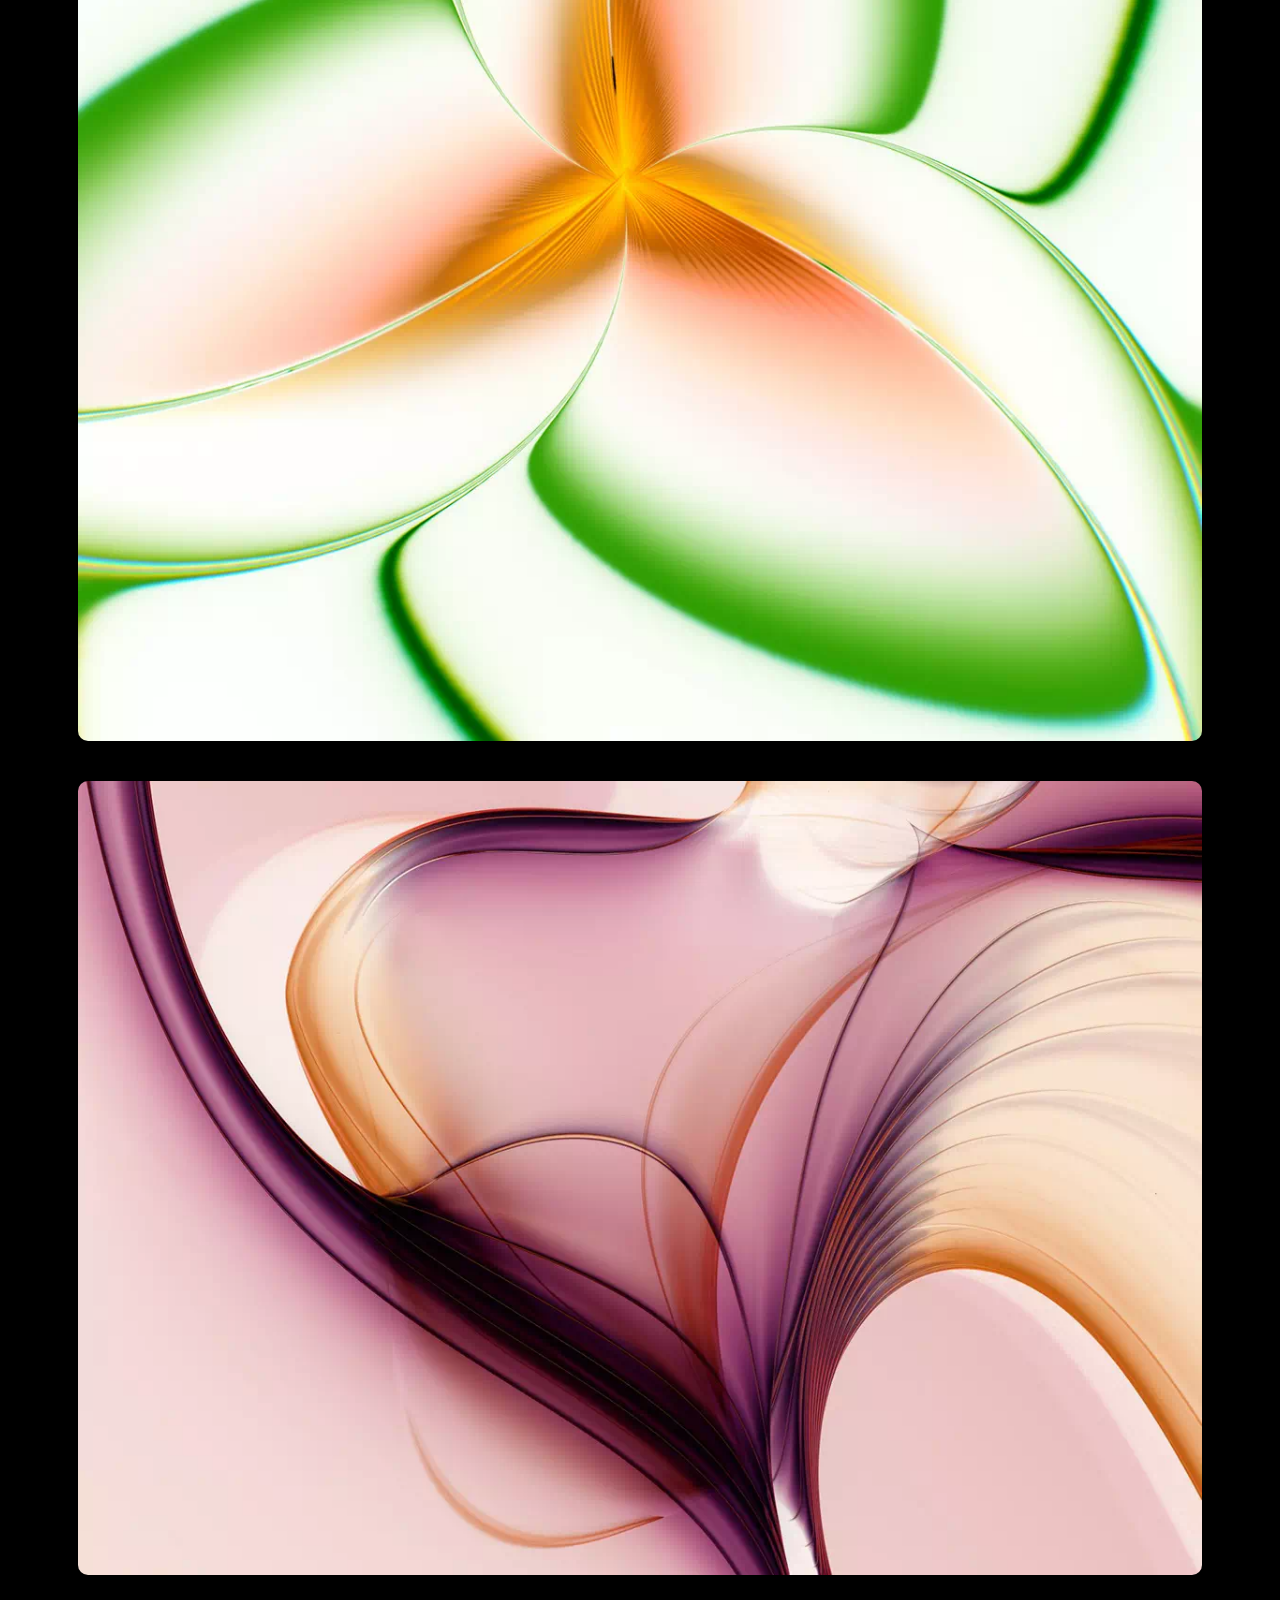
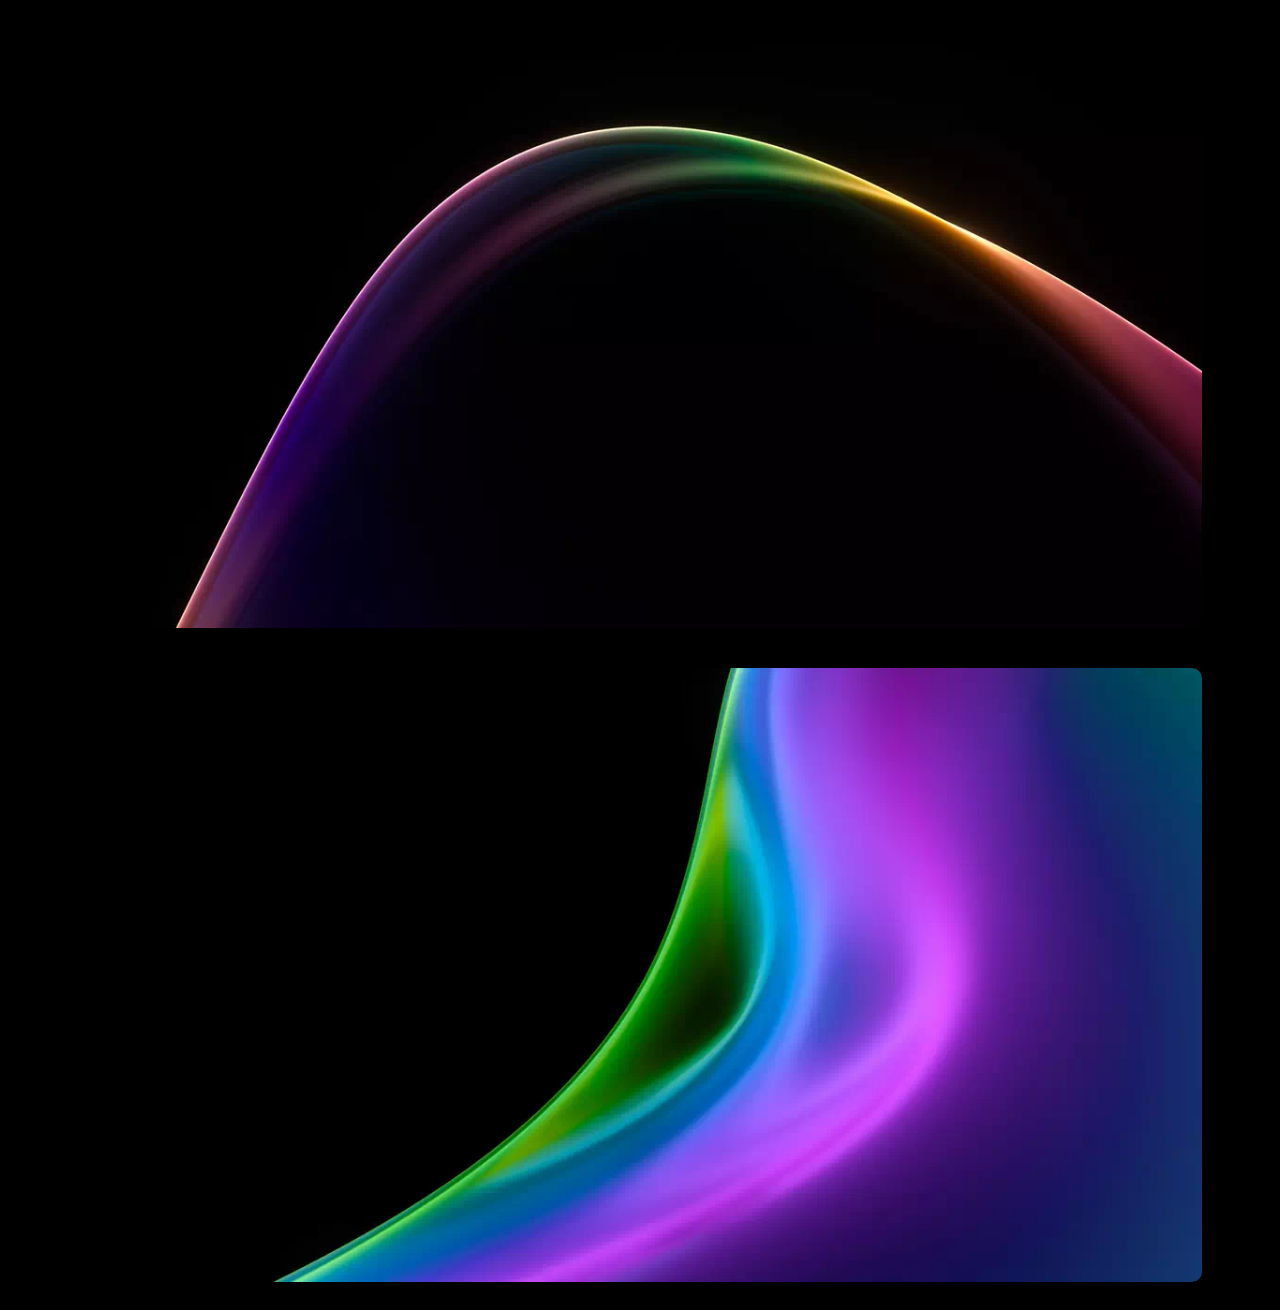
<file: proj-work/Studies Collection-Vol.1.25.html>
<!DOCTYPE html>
<html lang="zh">
<head>
    <meta charset="UTF-8">
    <meta name="viewport" content="width=device-width, initial-scale=1.0">
    <title style="text-align: left;">Studies Collection-Vol.1.25</title>
    <link rel="icon" href="../logo-icon/logo-web.png" type="image/x-icon">
    <!-- 引入 CSS 文件 -->
    <link rel="stylesheet" href="pro-styles.css">
    <style>
        body {
            background-color: black;
            /* 以下代码让内容水平居中 */
            display: flex;
            flex-direction: column;
            align-items: center;
            /* 给网页左右添加边距 */
            padding: 0 60px; 
        }
        img {
            border-radius: 10px; /* 设置图片圆角 */
            /* 修改上下边距为 20px，左右边距为 50px */
            margin: 20px 100px; 
            /* 自动缩放图片 */
            max-width: 100%;
            height: auto;
        }
        
    </style>
    
</head>
<body>
    <!-- 修改 logo 容器的类名 -->
    <div class="logo-container">
        <a href="../index.html">
            <img src="../logo-icon/logo.png" alt="Logo">
        </a>
    </div>
    <!-- 假设图片在 image 文件夹中 -->
    <!-- 添加独立模块且左对齐的标题 -->
    <div class="image-section-title custom-title-1">
        <h2 class="title-1">Studies Collection-Vol.1.25</h2>
    </div>
    <div class="image-section-title custom-title-2">
        <h2 class="title-2">Through months of exploration, I embraced a journey of discovery with innovative lighting, shading, and on-camera setups.</h2>
     </div>
        
    <!-- 添加 loading="lazy" 属性 -->
    <img src="image/1.webp" alt="图片1" loading="lazy">
    <img src="image/2.webp" alt="图片2" loading="lazy">
    <img src="image/3.webp" alt="图片2" loading="lazy">
    <img src="image/4.webp" alt="图片2" loading="lazy">
    <img src="image/5.webp" alt="图片2" loading="lazy">
    <img src="image/6.webp" alt="图片2" loading="lazy">
    <img src="image/7.webp" alt="图片2" loading="lazy">
    <img src="image/8.webp" alt="图片2" loading="lazy">
    <img src="image/9.webp" alt="图片2" loading="lazy">

    <!-- 可以根据需要添加更多图片 -->

    <!-- SVG 滤镜定义 -->
    <svg>
        <filter id="noise-0">
            <!-- 降低 baseFrequency 让噪波更平滑 -->
            <feTurbulence type="fractalNoise" baseFrequency="0.03" numOctaves="2" result="turbulence"/>
            <!-- 增大 scale 值让变形幅度更大 -->
            <feDisplacementMap in2="turbulence" in="SourceGraphic" scale="200" xChannelSelector="R" yChannelSelector="G"/>
        </filter>
        <filter id="noise-1">
            <feTurbulence type="fractalNoise" baseFrequency="0.035" numOctaves="2" result="turbulence"/>
            <feDisplacementMap in2="turbulence" in="SourceGraphic" scale="110" xChannelSelector="R" yChannelSelector="G"/>
        </filter>
        <filter id="noise-2">
            <feTurbulence type="fractalNoise" baseFrequency="0.04" numOctaves="2" result="turbulence"/>
            <feDisplacementMap in2="turbulence" in="SourceGraphic" scale="120" xChannelSelector="R" yChannelSelector="G"/>
        </filter>
        <filter id="noise-3">
            <feTurbulence type="fractalNoise" baseFrequency="0.045" numOctaves="2" result="turbulence"/>
            <feDisplacementMap in2="turbulence" in="SourceGraphic" scale="130" xChannelSelector="R" yChannelSelector="G"/>
        </filter>
        <filter id="noise-4">
            <feTurbulence type="fractalNoise" baseFrequency="0.05" numOctaves="2" result="turbulence"/>
            <feDisplacementMap in2="turbulence" in="SourceGraphic" scale="140" xChannelSelector="R" yChannelSelector="G"/>
        </filter>
    </svg>

    <!-- 引入 JavaScript 文件 -->
    <script src="pro-script.js"></script>
</body>
</html>
</file>
<file: styles.css>
/* OBFUSCATED BY CSSOBFUSCATOR.COM at 2025/03/30 05:02:11 */
[class~=menu]{height:40px;}[class~=menu]{background-color:#000;}[class~=dock] ul li img:hover{transform:scale(1.5) translateY(-10px);}[class~=menu]{color:white;}[class~=menu] nav ul{list-style-type:none;}[class~=desktop],[class~=menu],[class~=menu] nav ul{display:flex;}body,[class~=menu] nav ul li ul li,[class~=menu] nav ul{margin-left:0;}[class~=menu]{align-items:center;}[class~=menu]{padding-left:1.25pc;}[class~=menu],body,[class~=menu] nav ul{padding-bottom:0;}[class~=menu]{padding-right:1.25pc;}[class~=desktop-icon] img{width:48pt;}[class~=menu],[class~=menu] nav ul{padding-top:0;}body,[class~=menu] nav ul{margin-bottom:0;}[class~=desktop-icon] img{height:4pc;}[class~=menu] nav ul li a{color:rgba(255,255,255,.8);}[class~=menu]{position:fixed;}[class~=menu]{top:0;}[class~=menu] nav ul li ul,[class~=menu]{left:0;}[class~=menu]{right:0;}[class~=menu] nav ul li a{text-decoration:none;}[class~=menu]{z-index:1000;}[class~=menu] nav ul,body{margin-right:0;}[class~=menu]{justify-content:space-between;}[class~=menu-icon]{height:.208333333in;}[class~=menu] nav ul li a{font-size:14px;}[class~=menu-icon]{width:1.25pc;}[class~=menu] nav ul li ul{display:none;}[class~=menu-icon]{margin-right:1.25pc;}[class~=desktop]{padding-top:30px;}[class~=desktop]{padding-left:20px;}.desktop-icon:hover{transform:scale(1.2);}[class~=menu] nav ul li ul{position:absolute;}body,[class~=menu] nav ul{margin-top:0;}[class~=menu] nav ul li ul{top:100%;}[class~=menu] nav ul li{margin-right:.3125in;}body,[class~=menu] nav ul{padding-left:0;}[class~=desktop]{flex-direction:column;}[class~=desktop]{flex-wrap:wrap;}body,[class~=menu] nav ul{padding-right:0;}[class~=desktop]{align-items:flex-start;}[class~=desktop-icon] p{margin-top:.052083333in;}[class~=desktop]{max-width:10%;}[class~=desktop]{max-height:100vh;}[class~=desktop-icon] p{font-size:.125in;}[class~=desktop-icon]{text-align:center;}[class~=menu] nav ul li{position:relative;}[class~=desktop-icon]{margin-left:15pt;}[class~=desktop-icon]{margin-bottom:15pt;}[class~=desktop-icon]{margin-right:15pt;}[class~=menu] nav ul li ul{background-color:rgba(255,255,255,.836);}[class~=desktop-icon]{margin-top:15pt;}#current-time{margin-left:auto;}[class~=dock] ul li{margin-left:10px;}[class~=desktop-icon]{transition:transform .3s ease;}[class~=dock] ul,[class~=dock] ul li{margin-bottom:0;}[class~=dock] ul li{margin-right:10px;}[class~=menu] nav ul li ul li a{color:rgba(0,0,0,.8);}[class~=dock]{position:fixed;}[class~=dock] ul{list-style-type:none;}[class~=dock]{bottom:15px;}[class~=dock]{left:50%;}[class~=dock]{transform:translateX(-50%);}[class~=dock] ul{margin-left:0;}[class~=dock]{padding-left:.052083333in;}[class~=dock] ul li[class~=dragging]{opacity:.5;}[class~=dock]{padding-bottom:.052083333in;}[class~=dock]{padding-right:.052083333in;}[class~=dock]{padding-top:.052083333in;}[class~=dock]{border-left-width:.75pt;}[class~=menu] nav ul li ul,[class~=dock]{backdrop-filter:blur(10px);}[class~=menu] nav ul li ul,[class~=dock]{-webkit-backdrop-filter:blur(10px);}[class~=menu] nav ul li ul{box-shadow:0 .25pc .3125in rgba(0,0,0,.322);}[class~=dock]{border-bottom-width:.75pt;}[class~=dock]{border-right-width:.75pt;}[class~=menu] nav ul li ul{border-radius:.3125pc;}[class~=dock]{border-top-width:.75pt;}body,[class~=dock] ul{padding-top:0;}[class~=menu] nav ul li ul li{margin-bottom:3.75pt;}[class~=dock]{border-left-style:solid;}[class~=menu] nav ul li ul{padding-left:.104166667in;}body{font-family:-apple-system,BlinkMacSystemFont,"Segoe UI",Roboto,Oxygen,Ubuntu,Cantarell,"Open Sans","Helvetica Neue",sans-serif;}[class~=dock]{border-bottom-style:solid;}[class~=dock] ul li,[class~=dock] ul{margin-top:0;}[class~=menu] nav ul li ul li a{text-decoration:none;}[class~=menu] nav ul li ul{padding-bottom:.104166667in;}[class~=menu] nav ul li ul{padding-right:.104166667in;}[class~=dock]{border-right-style:solid;}#current-time,[class~=menu] nav ul li ul li a{font-size:10.5pt;}[class~=menu] nav ul li ul li,[class~=dock] ul{margin-right:0;}body{background-color:#f0f0f0;}[class~=menu] nav ul li ul{padding-top:.104166667in;}[class~=dock]{border-top-style:solid;}[class~=dock] ul{padding-left:0;}.dock ul li img{width:4pc;}[class~=menu] nav ul li ul{min-width:135pt;}[class~=dock]{border-left-color:white;}[class~=dock]{border-bottom-color:white;}[class~=dock]{border-right-color:white;}[class~=dock]{border-top-color:white;}[class~=menu] nav ul li ul{height:auto;}[class~=dock]{border-image:none;}[class~=dock] ul{padding-bottom:0;}[class~=dock]{border-radius:.208333333in;}[class~=dock]{background-color:rgba(255,255,255,.1);}[class~=dock]{box-shadow:0 .041666667in .3125in rgba(0,0,0,.1);}[class~=dock] ul{padding-right:0;}.dock ul li img{height:48pt;}.dock ul li img{transition:transform .3s ease;}[class~=dock] ul{display:flex;}[class~=dock] ul{align-items:center;}[class~=menu] nav ul li ul li a:hover{color:#000;}[class~=menu] nav ul li a:hover{color:white;}[class~=menu] nav ul li ul li a:hover,[class~=menu] nav ul li a:hover{font-weight:bold;}[class~=menu] nav ul li ul li{margin-top:3.75pt;}[class~=menu] nav ul li:hover ul{display:block;}@font-face{font-family:"RegularFont";src:url("Font/HONORSansCN-Light.ttf") format("truetype");font-weight:normal;font-style:normal;}@font-face{font-family:"HoverFont";src:url("Font/HONORSansCN-DemiBold.ttf") format("truetype");font-weight:normal;font-style:normal;}[class~=submenu-divider]{border-left-width:medium;}#canvas-container{position:fixed;}[class~=menu] nav ul li a:hover{font-family:"HoverFont",Arial,sans-serif;}body,[class~=menu] nav ul li a{font-family:"RegularFont",Arial,sans-serif;}[class~=submenu-divider]{border-bottom-width:medium;}[class~=submenu-divider]{border-right-width:medium;}#canvas-container{top:50%;}#canvas-container{left:50%;}#canvas-container{transform:translate(-50%,-50%);}#canvas-container{background-color:white;}[class~=submenu-divider],#canvas-container{border-top-width:.75pt;}[class~=submenu-divider]{border-left-style:none;}#canvas-container{border-left-width:.75pt;}[class~=submenu-divider]{border-bottom-style:none;}#canvas-container{border-bottom-width:.75pt;}#canvas-container{border-right-width:.75pt;}[class~=submenu-divider]{border-right-style:none;}#canvas-container{border-left-style:solid;}#canvas-container{border-bottom-style:solid;}#canvas-container{border-right-style:solid;}#canvas-container,[class~=submenu-divider]{border-top-style:solid;}#canvas-container{border-left-color:#ccc;}#canvas-container{border-bottom-color:#ccc;}#canvas-container{border-right-color:#ccc;}#canvas-container{border-top-color:#ccc;}[class~=submenu-divider]{border-left-color:currentColor;}#canvas-container{border-image:none;}#canvas-container{box-shadow:0 0 10px rgba(0,0,0,.2);}#canvas-container{z-index:1000;}[class~=submenu-divider]{border-bottom-color:currentColor;}#canvas-header{background-color:#f0f0f0;}[class~=submenu-divider]{border-right-color:currentColor;}#canvas-header{padding-left:7.5pt;}#canvas-header{padding-bottom:7.5pt;}[class~=submenu-divider]{border-top-color:rgba(189,189,189,.251);}#canvas-header{padding-right:7.5pt;}#canvas-header{padding-top:7.5pt;}#canvas-header{display:flex;}#canvas-header{justify-content:space-between;}#canvas-header{align-items:center;}#close-canvas{cursor:pointer;}#close-canvas{font-size:20px;}[class~=submenu-divider]{border-image:none;}#blank-canvas{display:block;}[class~=submenu-divider]{margin-left:0;}[class~=submenu-divider]{margin-bottom:3.75pt;}[class~=submenu-divider]{margin-right:0;}[class~=submenu-divider]{margin-top:3.75pt;}@keyframes fall{from{top:0;opacity:1;}to{top:calc(100vh - 64px);opacity:1;}}.desktop-icon.falling{position:absolute;}.desktop-icon.falling{animation:fall 1s ease-in-out forwards;}@keyframes fall{from{top:0;opacity:1;}to{top:calc(100vh - 64px);opacity:1;}}[class~=desktop-icon][class~=falling]{position:absolute;}[class~=desktop-icon][class~=falling]{animation:fall 1s ease-in-out forwards;}@keyframes roll-right{from{transform:translateX(0);}to{transform:translateX(var(--roll-distance));}}#follow-circle{position:fixed;}#follow-circle{width:22.5pt;}#follow-circle{height:1.875pc;}#follow-circle{background-color:#fff;}#follow-circle{border-radius:50%;}#follow-circle{pointer-events:none;}#follow-circle{z-index:9999;}#follow-circle{mix-blend-mode:difference;}#fileManagerIframe{z-index:1000;}.desktop-icon.falling.rolled{animation:roll-right 3s ease-in-out forwards;}@keyframes drop{from{transform:translateY(0);opacity:1;}to{transform:translateY(100vh);opacity:0;}}[class~=loader]{position:absolute;}[class~=pupil],[class~=loader]{top:50%;}[class~=loader],[class~=pupil]{left:50%;}[class~=loader],[class~=pupil]{transform:translate(-50%,-50%);}[class~=loader]{width:120pt;}[class~=loader]{display:flex;}[class~=loader]{justify-content:space-between;}[class~=eye]{width:52.5pt;}[class~=eye]{height:52.5pt;}[class~=desktop-icon][class~=drop]{animation:drop 1s ease-in-out forwards;}[class~=eye]{background-color:#fff;}[class~=pupil],[class~=eye]{border-radius:50%;}[class~=eye]{position:relative;}[class~=eye]{overflow:hidden;}[class~=pupil]{width:18.75pt;}[class~=pupil]{height:18.75pt;}[class~=pupil]{background-color:#0d161b;}[class~=pupil]{position:absolute;}[class~=pupil]{transition:all .1s;}@keyframes blink{0%,100%{height:20px;border-radius:50%;}50%{height:5px;border-radius:20%;}}[class~=blinking]{animation:blink .2s;}body{background-color:#f3f3f3;}
</file>
<file: about/about-styles.css>
/* 引入本地中文字体 */
@font-face {
    font-family: 'MyChineseFont'; /* 自定义中文字体名称 */
    src: url('../Font/HONORSansCN-DemiBold.ttf'); /* 相对路径，当前目录下的 Font 文件夹 */
    font-weight: normal;
    font-style: normal;
}


/* 引入本地英文字体 */
@font-face {
    font-family: 'MyEnglishFont'; /* 自定义英文字体名称 */
    src: url('../Font/NeueMetana-Black.otf'); /* 相对路径，当前目录下的 Font 文件夹 */
    font-weight: normal;
    font-style: normal;
}

/* 跟随鼠标的圆形样式 */
#follow-circle {
    position: fixed;
    width: 30px;
    height: 30px;
    background-color: #ffffff;
    border-radius: 50%;
    pointer-events: none; /* 避免影响鼠标事件 */
    z-index: 9999; /* 确保圆形显示在最上层 */
    mix-blend-mode: difference; /* 设置图层模式为差值 */
}

.image-section-title {
    width: 100%;
    text-align: left;
}

.image-section-title:nth-child(2) h2 {
    margin: 0; /* 去除默认的外边距 */
    color: white; /* 设置标题文字颜色为白色 */
    max-width: 1100px; /* 设置最大宽度为 1100px */
    word-wrap: break-word; /* 允许单词内换行 */
}

/* 第一个标题的自定义样式 */
.custom-title-1 {
    font-size: 38px;
    margin-top: 30px;
    margin-bottom: 60px;
}

.image-section-title:nth-child(3) h2 {
    margin: 0; /* 去除默认的外边距 */
    color: white; /* 设置标题文字颜色为白色 */
    max-width: 1500px; /* 设置最大宽度为 1500px */
    word-wrap: break-word; /* 允许单词内换行 */
}

/* 第二个标题的自定义样式 */
.custom-title-2 {
    font-size: 38px;
    margin-top: 20px;
    margin-bottom: 180px;
}

img {
    border-radius: 10px; /* 设置图片圆角 */
    /* 修改上下边距为 20px，左右边距为 50px */
    margin: 20px 50px; 
    /* 确保内边距和边框包含在元素的总宽度和高度内 */
    box-sizing: border-box;
    /* 自动缩放图片，在满足左右边距后再决定缩放 */
    width: calc(100% - 20px); /* 减去左右边距的总和 */
    max-width: 100%;
    height: auto;
    transition: filter 0.3s ease;
}




.logo-container {
    width: 100%;
    text-align: left;
    /* 可根据需求调整 logo 容器的内边距 */
    padding: 10px 0; 
    /* 可根据需求调整 logo 容器的外边距 */
    margin: 0; 
}

.logo-container a {
    display: inline-block;
    /* 可根据需求调整链接的内边距 */
    padding: 0; 
    /* 可根据需求调整链接的外边距 */
    margin: 0; 
}

.logo-container img {
    /* 可根据需求调整图片的上下外边距 */
    margin-top: 10px; 
    margin-bottom: 10px;
    /* 可根据需求调整图片的左右外边距 */
    margin-left: 0; 
    margin-right: 0;
    /* 可根据需求调整图片的上下内边距 */
    padding-top: 0; 
    padding-bottom: 0;
    /* 可根据需求调整图片的左右内边距 */
    padding-left: 0; 
    padding-right: 0;
    /* 自定义 logo 的宽度 */
    width: 60px; 
    /* 自定义 logo 的高度 */
    height: auto; 
    /* 或者使用 max-width 和 max-height 来控制最大尺寸 */
    /* max-width: 200px; */
    /* max-height: 200px; */
}

/* 中文字体样式 */
.chinese-font {
    font-family: 'MyChineseFont', serif; /* 使用自定义中文字体 */
    font-size: 52px; /* 中文大小 */
}

/* 英文字体样式 */
.english-font {
    font-family: 'MyEnglishFont', sans-serif; /* 使用自定义英文字体 */
    font-size: 42px; /* 英文大小 */
}

.image-section-title:nth-child(5) h2 {
    margin: 0; /* 去除默认的外边距 */
    color: white; /* 设置标题文字颜色为白色 */
    max-width: 1100px; /* 设置最大宽度为 1100px */
    word-wrap: break-word; /* 允许单词内换行 */
}
/* 第二个标题的自定义样式 */
.new-custom-title-1 {
    font-size: 32px;
    margin-top: 180px;
    margin-bottom: 60px;
}
.image-section-title:nth-child(6) h2 {
    margin: 0; /* 去除默认的外边距 */
    color: white; /* 设置标题文字颜色为白色 */
    max-width: 1500px; /* 设置最大宽度为 1500px */
    word-wrap: break-word; /* 允许单词内换行 */
}
/* 第三个标题的自定义样式 */
.new-custom-title-2 {
    font-size: 32px;
    margin-top: 20px;
    margin-bottom: 180px;
}

/* 正方形图片容器样式 */
.square-images-container {
    display: flex; 
    justify-content: center; 
    gap: 20px; 
    margin: 20px 20px; /* 与上方图片的外边距保持一致 */
    box-sizing: border-box; 
}

.square-images-container img {
    border-radius: 10px; 
    box-sizing: border-box; 
    width: calc((100% - 20px) / 3); /* 考虑图片间距，计算每个图片的宽度 */
    max-width: 100%;
    height: auto;
    transition: filter 0.3s ease;
    margin: 0; /* 重置图片自身的外边距，由容器统一控制 */
}


.image-section-title:nth-child(8) h2 {
    margin: 0; /* 去除默认的外边距 */
    color: white; /* 设置标题文字颜色为白色 */
    max-width: 1100px; /* 设置最大宽度为 1100px */
    word-wrap: break-word; /* 允许单词内换行 */
}
/* 第二个标题的自定义样式 */
.new-custom-title-3 {
    font-size: 32px;
    margin-top: 180px;
    margin-bottom: 60px;
}
.image-section-title:nth-child(9) h2 {
    margin: 0; /* 去除默认的外边距 */
    color: white; /* 设置标题文字颜色为白色 */
    max-width: 1500px; /* 设置最大宽度为 1500px */
    word-wrap: break-word; /* 允许单词内换行 */
}
/* 第三个标题的自定义样式 */
.new-custom-title-4 {
    font-size: 32px;
    margin-top: 20px;
    margin-bottom: 180px;
}

/* 新的 6 个图片水平排列的容器样式 */
.new-six-images-container {
    display: flex; 
    justify-content: center; 
    gap: 20px; 
    margin: 10px 10px; /* 与上方图片的外边距保持一致 */
    box-sizing: border-box; 
}

.new-six-images-container img {
    border-radius: 10px; 
    box-sizing: border-box; 
    width: calc((100% - 100px) / 6); /* 考虑 5 个图片间距，计算每个图片的宽度 */
    max-width: 100%;
    height: auto;
    transition: filter 0.3s ease, transform 0.3s ease; /* 添加 transform 过渡效果 */
    margin: 0; /* 重置图片自身的外边距，由容器统一控制 */
}

/* 添加鼠标悬停时的放大效果 */
.new-six-images-container img:hover {
    transform: scale(1.05); /* 放大 5% */
}

.image-section-title:nth-child(12) h2 {
    margin: 0; /* 去除默认的外边距 */
    color: white; /* 设置标题文字颜色为白色 */
    max-width: 1100px; /* 设置最大宽度为 1100px */
    word-wrap: break-word; /* 允许单词内换行 */
}
/* 第二个标题的自定义样式 */
.neng-custom-title-4 {
    font-size: 32px;
    margin-top: 180px;
    margin-bottom: 60px;
}
.image-section-title:nth-child(13) h2 {
    margin: 0; /* 去除默认的外边距 */
    color: white; /* 设置标题文字颜色为白色 */
    max-width: 1500px; /* 设置最大宽度为 1500px */
    word-wrap: break-word; /* 允许单词内换行 */
}
/* 第三个标题的自定义样式 */
.neng-custom-title-5 {
    font-size: 32px;
    margin-top: 20px;
    margin-bottom: 90px;
}
/* 三列文本容器样式 */
.three-column-text-container {
    display: grid;
    grid-template-columns: 4fr 2fr 1fr; /* 第一个列比例最大，后三列相同 */
    gap: 20px; /* 列之间的间距 */
    margin-top: 60px; /* 与上方元素的间距 */
    color: white; /* 文本颜色 */
    width: 1500px; /* 初始宽度 */
    max-width: 1500px; /* 最大宽度限制 */
    justify-content: start; /* 确保网格左对齐 */
    margin-right: auto; /* 确保容器左对齐 */
}

/* 媒体查询：在小屏幕上调整样式 */
@media (max-width: 1500px) {
    .three-column-text-container {
        width: 90%; /* 小屏幕上宽度占父元素的 90% */
        max-width: 90%; /* 小屏幕上最大宽度占父元素的 90% */
    }
}

/* 媒体查询：在更小屏幕上调整样式 */
@media (max-width: 768px) {
    .three-column-text-container {
        grid-template-columns: 1fr; /* 小屏幕上改为单列布局 */
    }
}
/* 列样式 */
.column {
    /* 可根据需要添加更多样式 */
}
/* 第三列样式 */
.third-column {
    word-wrap: break-word; /* 允许单词内换行 */
    word-break: break-all; /* 强制换行 */
}
.three-column-text-container p {
    font-family: 'MyChineseFont', sans-serif;
}

/* 指定 new-title-1 到 new-title-5 的字体 */
.new-title-1,
.new-title-2,
.new-title-3,
.new-title-4,
.new-title-5 {
    font-family: "MyChineseFont", sans-serif; /* 这里指定为 Arial 字体，你可以根据需要修改 */
}
.square-images-container,
.new-six-images-container,
.three-column-text-container p {
    font-family: 'MyChineseFont', sans-serif;
}
/* 鼠标放上去颜色 */
.custom-bold {
    font-weight: bold;
    /* 在这里添加你想要的自定义样式，例如字体颜色、大小等 */
    color: #f30909; 
    font-size: 48px;
}

/* 字符从下面出现的动画 */
@keyframes slide-up {
    0% {
        transform: translateY(100%);
        opacity: 0;
    }
    100% {
        transform: translateY(0);
        opacity: 1;
    }
}

/* 应用动画的类 */
.slide-up-char {
    display: inline-block;
    animation: slide-up 0.3s ease forwards;
    opacity: 0;
}
</file>
<file: contact/contact-styles.css>
/* 引入本地中文字体 */
@font-face {
    font-family: 'MyChineseFont';
    src: url('../Font/HONORSansCN-DemiBold.ttf');
    font-weight: normal;
    font-style: normal;
}

/* 引入本地英文字体 */
@font-face {
    font-family: 'MyEnglishFont';
    src: url('../Font/NeueMetana-Black.otf');
    font-weight: normal;
    font-style: normal;
}

/* 引入本地字体 */
@font-face {
    font-family: 'CustomFont';
    src: url('../Font/HONORSansCN-Light.ttf') format('truetype');
    font-weight: normal;
    font-style: normal;
}

/* 设置指定类的字体 */
.custom-text.custom-text-1-1,
.custom-text.custom-text-1-2,
.custom-text.custom-text-3-1,
.custom-text.custom-text-3-2,
.custom-button {
    font-family: 'CustomFont', sans-serif;
}

/* 引入本地字体 */
@font-face {
    font-family: 'youjiandizhi';
    src: url('../Font/HONORSansCN-DemiBold.ttf') format('truetype');
    font-weight: normal;
    font-style: normal;
}

/* 设置指定类的字体 */
.custom-text.custom-text-2-1,
.custom-text.custom-text-2-2,
.custom-text.custom-text-4-1 {
    font-family: 'youjiandizhi', sans-serif;
}

/* 跟随鼠标的圆形样式 */
#follow-circle {
    position: fixed;
    width: 30px;
    height: 30px;
    background-color: #ffffff;
    border-radius: 50%;
    pointer-events: none;
    z-index: 9999;
    mix-blend-mode: difference;
}

.image-section-title {
    width: 100%;
    text-align: left;
}

.image-section-title:nth-child(2) h2 {
    margin: 0;
    color: white;
    max-width: 1100px;
    word-wrap: break-word;
}

/* 第一个标题的自定义样式 */
.custom-title-1 {
    font-size: 38px;
    margin-top: 30px;
    margin-bottom: 60px;
}

.image-section-title:nth-child(3) h2 {
    margin: 0;
    color: white;
    max-width: 1500px;
    word-wrap: break-word;
}

/* 第二个标题的自定义样式 */
.custom-title-2 {
    font-size: 38px;
    margin-top: 20px;
    margin-bottom: 180px;
}

img {
    border-radius: 10px;
    margin: 20px 50px;
    box-sizing: border-box;
    width: calc(100% - 20px);
    max-width: 100%;
    height: auto;
    transition: filter 0.3s ease;
}

.logo-container {
    width: 100%;
    text-align: left;
    padding: 10px 0;
    margin: 0;
}

.logo-container a {
    display: inline-block;
    padding: 0;
    margin: 0;
}

.logo-container img {
    margin-top: 10px;
    margin-bottom: 10px;
    margin-left: 0;
    margin-right: 0;
    padding-top: 0;
    padding-bottom: 0;
    padding-left: 0;
    padding-right: 0;
    width: 60px;
    height: auto;
}

/* 中文字体样式 */
.chinese-font {
    font-family: 'MyChineseFont', serif;
    font-size: 52px;
}

/* 英文字体样式 */
.english-font {
    font-family: 'MyEnglishFont', sans-serif;
    font-size: 42px;
}

/* 四个文案的容器样式，使用 grid 布局 */
.custom-text-container {
    display: grid;
    grid-template-columns: 150px 500px 1fr 150px 2fr; /* 自定义每列宽度 */
    grid-gap: 20px; /* 控制网格项之间的间距 */
    width: 100%;
    margin-bottom: 20px;
}

/* 每个文案的通用样式 */
.custom-text {
    color: white;
    text-align: left;
    box-sizing: border-box;
}

/* 文案的独立样式 */
.custom-text-1-1,
.custom-text-1-2 {
    font-size: 16px;
}

.custom-text-2-1,
.custom-text-2-2 {
    font-size: 35px;
}

.custom-text-3-1,
.custom-text-3-2 {
    font-size: 16px;
}

.custom-text-4-1,
.custom-text-4-2 {
    font-size: 35px;
    word-wrap: break-word;
    word-break: break-all;
    white-space: normal;
}

/* 为 text-1-2, text-2-2, text-3-2 添加上方间距 */
.custom-text.custom-text-1-2,
.custom-text.custom-text-2-2,
.custom-text.custom-text-3-2 {
    margin-top: 100px;
}

/* 按钮容器样式 */
.custom-button-container {
    display: flex;
    flex-direction: column;
    align-items: flex-start;
    margin-top: 100px;
}

/* 按钮样式 */
.custom-button {
    color: white;
    background-color: transparent;
    border: 1px solid white;
    padding: 10px 20px;
    font-size: 16px;
    cursor: pointer;
    transition: background-color 0.3s ease;
    border-radius: 10px;
    width: 120px;
    height: 40px;
    box-sizing: border-box;
    margin-bottom: 10px;
}

.custom-button:hover {
    background-color: white;
    color: black;
}

.custom-text-container a {
    text-decoration: none;
}

.custom-text-container a:hover {
    text-decoration: underline;
}

/* 鼠标悬停时 custom-text-2-1 和 custom-text-2-2 文本颜色变为蓝色 */
.custom-text.custom-text-2-1:hover,
.custom-text.custom-text-2-2:hover {
    color: blue;
}
/* 字符从下面出现的动画 */
@keyframes slide-up {
    0% {
        transform: translateY(100%);
        opacity: 0;
    }
    100% {
        transform: translateY(0);
        opacity: 1;
    }
}

/* 应用动画的类 */
.slide-up-char {
    display: inline-block;
    animation: slide-up 0.3s ease forwards;
    opacity: 0;
}
</file>
<file: proj-work/pro-styles.css>
@font-face{font-family:"MyChineseFont";src:url("../Font/HONORSansCN-DemiBold.ttf");font-weight:normal;font-style:normal;}@font-face{font-family:"MyEnglishFont";src:url("../Font/NeueMetana-Black.otf");font-weight:normal;font-style:normal;}.image-section-title{width:100%;}.image-section-title{text-align:left;}img{border-radius:.104166667in;}img{margin-left:3.125pc;}img{margin-bottom:.208333333in;}img{margin-right:3.125pc;}[class~=image-section-title]:nth-child(3) h2,[class~=image-section-title]:nth-child(2) h2{margin-left:0;}[class~=image-section-title]:nth-child(2) h2,[class~=image-section-title]:nth-child(3) h2{margin-bottom:0;}[class~=image-section-title]:nth-child(3) h2,[class~=image-section-title]:nth-child(2) h2{margin-right:0;}[class~=image-section-title]:nth-child(2) h2,[class~=image-section-title]:nth-child(3) h2{margin-top:0;}#follow-circle{position:fixed;}[class~=custom-title-1],[class~=custom-title-2]{font-size:38px;}#follow-circle{width:.3125in;}[class~=custom-title-1]{margin-top:22.5pt;}img{margin-top:.208333333in;}#follow-circle{height:1.875pc;}[class~=image-section-title]:nth-child(2) h2,[class~=image-section-title]:nth-child(3) h2{color:white;}#follow-circle{background-color:#fff;}[class~=custom-title-1]{margin-bottom:60px;}#follow-circle{border-radius:50%;}[class~=image-section-title]:nth-child(2) h2{max-width:68.75pc;}img{box-sizing:border-box;}#follow-circle{pointer-events:none;}[class~=image-section-title]:nth-child(3) h2,[class~=image-section-title]:nth-child(2) h2{word-wrap:break-word;}[class~=custom-title-2]{margin-top:15pt;}img{width:calc(100% - 20px);}img{max-width:100%;}#follow-circle{z-index:9999;}img{height:auto;}[class~=custom-title-2]{margin-bottom:135pt;}img{transition:filter .3s ease;}#follow-circle{mix-blend-mode:difference;}[class~=image-section-title]:nth-child(3) h2{max-width:15.625in;}@keyframes noise{0%{filter:url("#noise-0");}25%{filter:url("#noise-1");}50%{filter:url("#noise-2");}75%{filter:url("#noise-3");}100%{filter:url("#noise-4");}}[class~=noise-effect]{animation:noise 2s infinite;}[class~=logo-container] a{display:inline-block;}[class~=logo-container] a,.logo-container{padding-left:0;}.logo-container{width:100%;}[class~=logo-container] a{padding-bottom:0;}.logo-container{text-align:left;}[class~=logo-container] a,.logo-container{padding-right:0;}[class~=logo-container] a{padding-top:0;}.logo-container,[class~=logo-container] a{margin-left:0;}.logo-container{padding-bottom:.625pc;}.logo-container,[class~=logo-container] a{margin-bottom:0;}[class~=logo-container] a,.logo-container{margin-right:0;}.logo-container,[class~=logo-container] a{margin-top:0;}.logo-container{padding-top:.625pc;}[class~=logo-container] img{margin-top:.625pc;}[class~=logo-container] img{margin-bottom:10px;}[class~=logo-container] img{margin-left:0;}[class~=logo-container] img{margin-right:0;}[class~=logo-container] img{padding-top:0;}[class~=logo-container] img{padding-bottom:0;}[class~=logo-container] img{padding-left:0;}svg{display:none;}[class~=logo-container] img{padding-right:0;}[class~=chinese-font]{font-family:"MyChineseFont",serif;}[class~=chinese-font]{font-size:.541666667in;}.english-font{font-family:"MyEnglishFont",sans-serif;}[class~=logo-container] img{width:.625in;}.english-font{font-size:31.5pt;}[class~=logo-container] img{height:auto;}@keyframes slide-up{0%{transform:translateY(100%);opacity:0;}100%{transform:translateY(0);opacity:1;}}[class~=modal-content]::before{content:"";}#custom-modal{display:none;}#custom-modal{position:fixed;}[class~=modal-content]::before{position:absolute;}#custom-modal,[class~=modal-content]::before{top:0;}[class~=modal-content]::before,#custom-modal{left:0;}[class~=slide-up-char]{display:inline-block;}#custom-modal,[class~=modal-content]::before{width:100%;}#custom-modal{height:100%;}[class~=modal-content]::before{height:30px;}[class~=modal-content]::before{background-color:#dbdbdd;}[class~=modal-content]::before{border-radius:.625pc 7.5pt 0 0;}[class~=slide-up-char]{animation:slide-up .3s ease forwards;}#custom-modal{background-color:rgba(0,0,0,.637);}[class~=modal-content] h2{margin-left:20px;}[class~=modal-content] h2{margin-bottom:15pt;}[class~=modal-content] h2{margin-right:15pt;}[class~=modal-content] h2{margin-top:1.25pc;}[class~=modal-content] h2{font-size:18px;}[class~=slide-up-char]{opacity:0;}.modal-content button{background-color:#0a84ff;}.modal-content button{color:#fff;}.modal-content button{border-left-width:medium;}#custom-modal{justify-content:center;}.modal-content{background-color:#f0f0f0;}#custom-modal{align-items:center;}.modal-content button{border-bottom-width:medium;}.modal-content button{border-right-width:medium;}.modal-content button{border-top-width:medium;}.modal-content button{border-left-style:none;}.modal-content button{border-bottom-style:none;}.modal-content button{border-right-style:none;}.modal-content button{border-top-style:none;}[class~=modal-content] button:hover{background-color:#8e8e93;}.modal-content,.modal-content button{padding-left:22.5pt;}.modal-content button{border-left-color:currentColor;}#custom-modal{z-index:10000;}.modal-content button{border-bottom-color:currentColor;}.modal-content button{border-right-color:currentColor;}.modal-content button{border-top-color:currentColor;}.modal-content button{border-image:none;}.modal-content button{padding-bottom:.104166667in;}.modal-content{padding-bottom:22.5pt;}.modal-content,.modal-content button{padding-right:22.5pt;}.modal-content button{padding-top:.104166667in;}.modal-content{padding-top:22.5pt;}.modal-content button{border-radius:5px;}.modal-content button{cursor:pointer;}.modal-content button{font-size:1pc;}.modal-content{border-radius:.625pc;}.modal-content{text-align:center;}.modal-content button{transition:all .3s ease;}.modal-content{max-width:4.166666667in;}.modal-content{width:90%;}.modal-content{color:#000;}.modal-content{font-family:"MyChineseFont",serif;}.modal-content{position:relative;}
</file>
